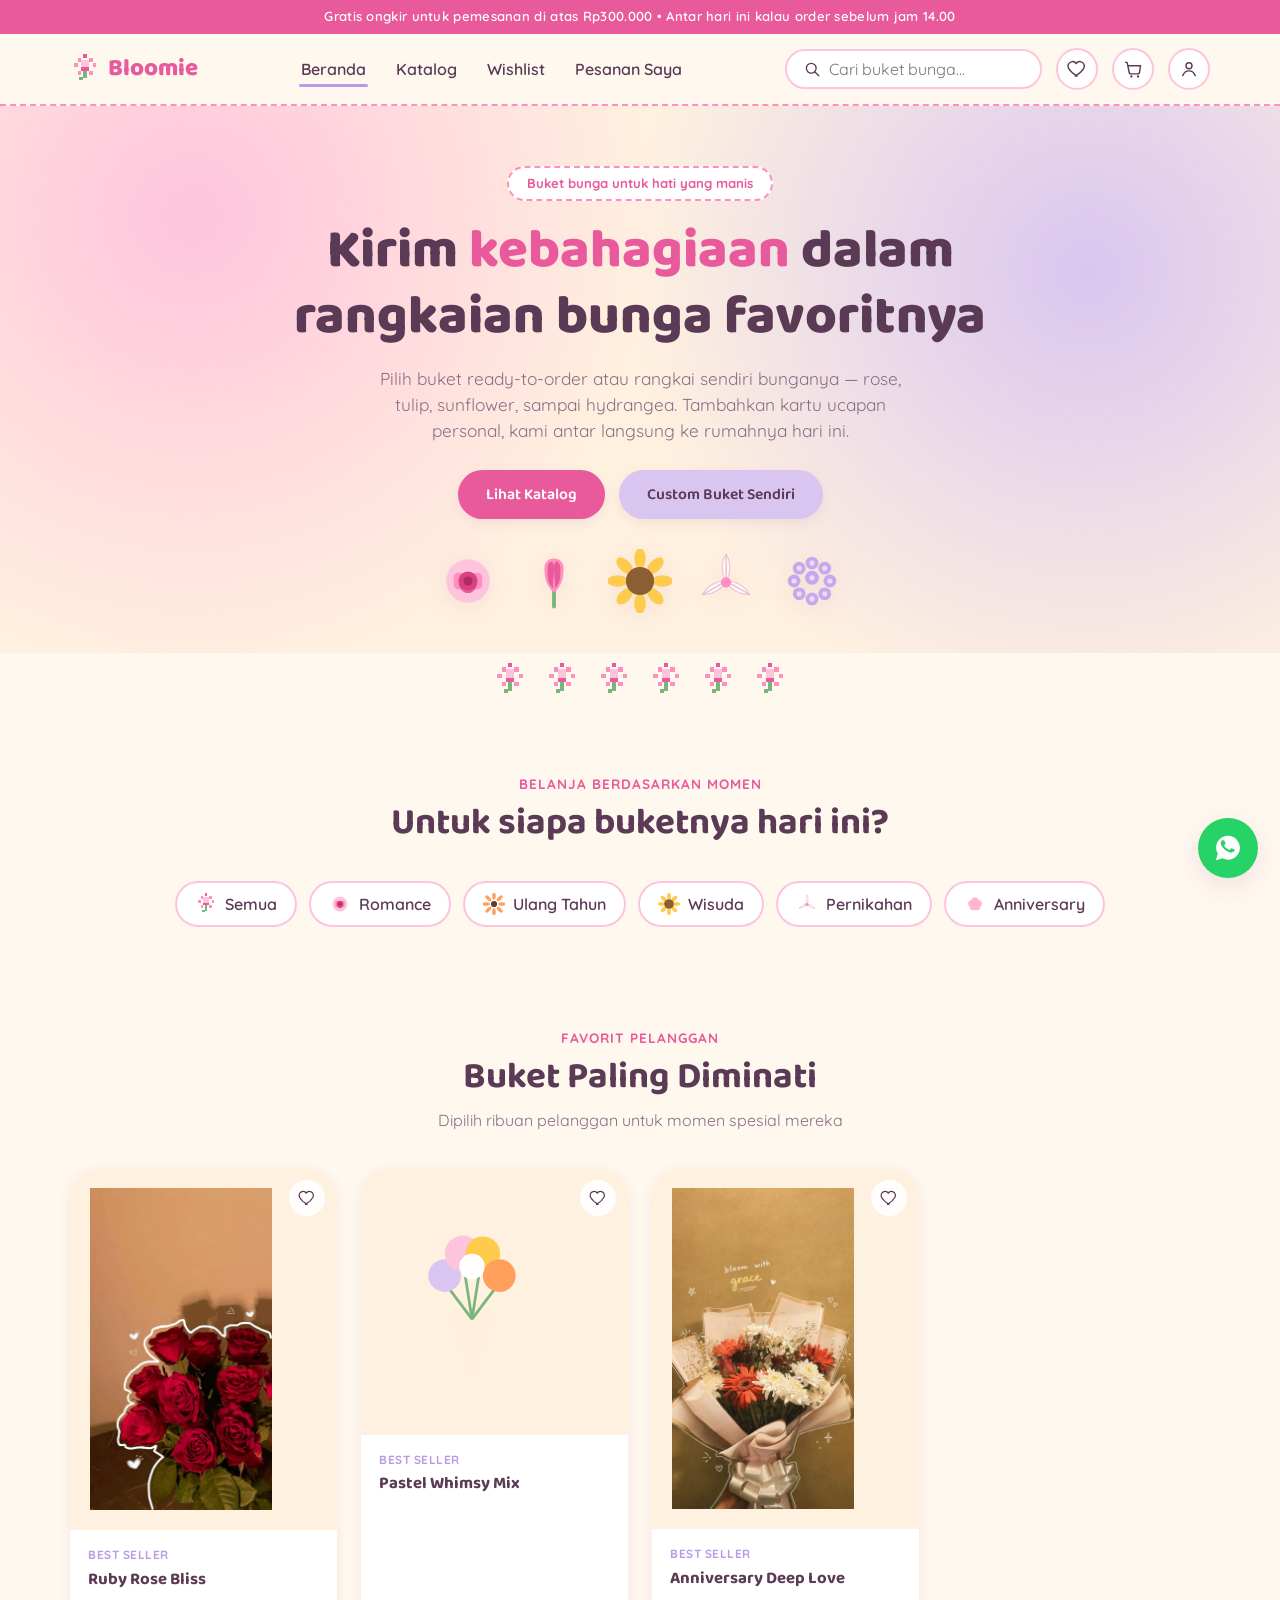
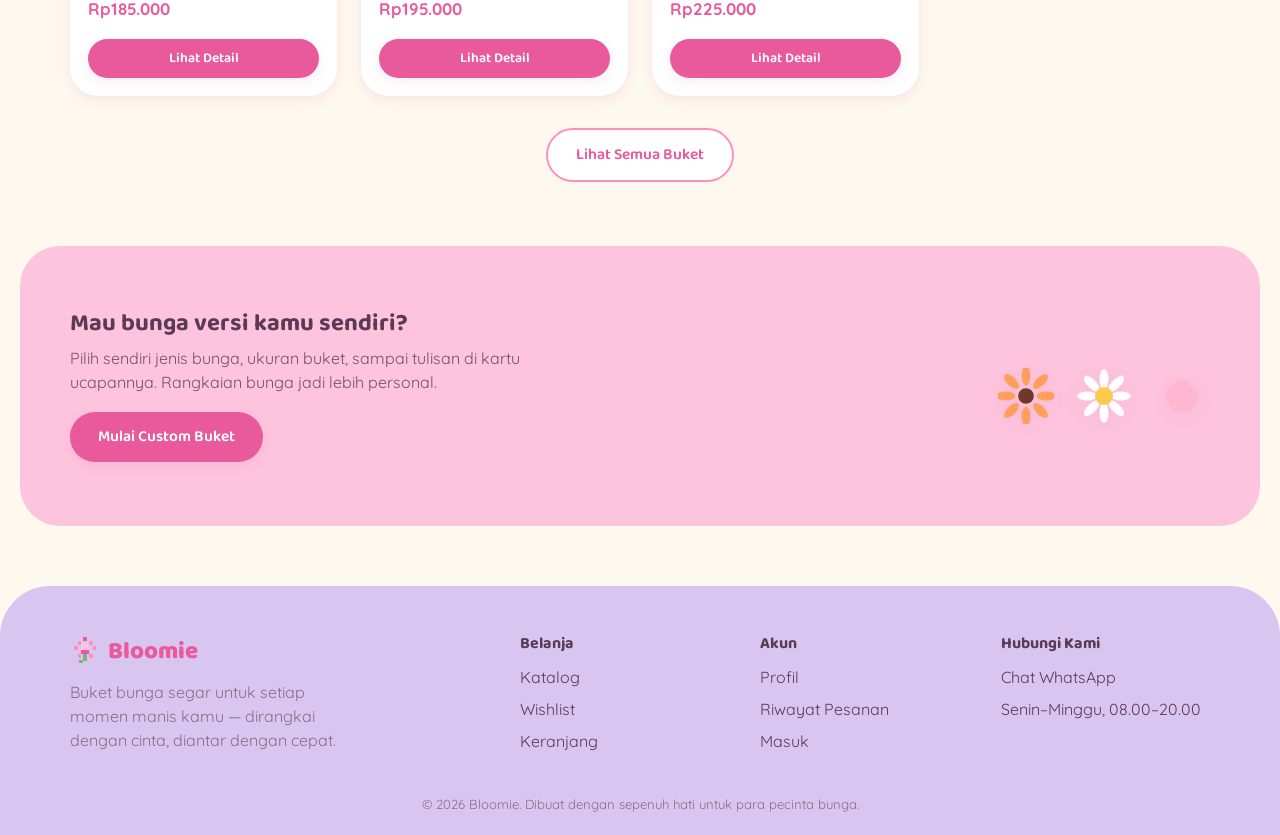
<file: index.html>
<!DOCTYPE html>
<html lang="id">
<head>
<meta charset="UTF-8">
<meta name="viewport" content="width=device-width, initial-scale=1.0">
<title>Bloomie — Buket Bunga Segar untuk Setiap Momen</title>
<meta name="description" content="Toko buket bunga online: rose, tulip, sunflower, lily, dan lainnya. Bisa custom bunga & kartu ucapan, bayar via QRIS/VA, diantar langsung ke rumahmu.">
<link rel="stylesheet" href="style.css">
</head>
<body>

<div id="navbar-placeholder"></div>

<header class="hero">
  <div class="petals-holder" id="petalsHolder"></div>
  <span class="hero-eyebrow">Buket bunga untuk hati yang manis</span>
  <h1>Kirim <span>kebahagiaan</span> dalam rangkaian bunga favoritnya</h1>
  <p class="lead">Pilih buket ready-to-order atau rangkai sendiri bunganya — rose, tulip, sunflower, sampai hydrangea. Tambahkan kartu ucapan personal, kami antar langsung ke rumahnya hari ini.</p>
  <div class="hero-ctas">
    <a href="catalog.html" class="btn btn-primary">Lihat Katalog</a>
    <a href="catalog.html#custom" class="btn btn-secondary">Custom Buket Sendiri</a>
  </div>
  <div class="hero-flowers" aria-hidden="true">
    <img src="flower-rose.svg" alt="">
    <img src="flower-tulip.svg" alt="">
    <img src="flower-sunflower.svg" alt="">
    <img src="flower-lily.svg" alt="">
    <img src="flower-hydrangea.svg" alt="">
  </div>
</header>

<div class="pixel-strip" aria-hidden="true">
  <img class="pixel-flower" src="icon-pixel-flower.svg" alt="">
  <img class="pixel-flower" src="icon-pixel-flower.svg" alt="">
  <img class="pixel-flower" src="icon-pixel-flower.svg" alt="">
  <img class="pixel-flower" src="icon-pixel-flower.svg" alt="">
  <img class="pixel-flower" src="icon-pixel-flower.svg" alt="">
  <img class="pixel-flower" src="icon-pixel-flower.svg" alt="">
</div>

<section class="section">
  <div class="container">
    <div class="section-head">
      <span class="eyebrow">Belanja berdasarkan momen</span>
      <h2>Untuk siapa buketnya hari ini?</h2>
    </div>
    <div class="chip-row" id="categoryChips"></div>
  </div>
</section>

<section class="section" style="padding-top:0">
  <div class="container">
    <div class="section-head">
      <span class="eyebrow">Favorit pelanggan</span>
      <h2>Buket Paling Diminati</h2>
      <p>Dipilih ribuan pelanggan untuk momen spesial mereka</p>
    </div>
    <div class="grid" id="featuredGrid"></div>
    <div class="center" style="margin-top:32px">
      <a href="catalog.html" class="btn btn-outline">Lihat Semua Buket</a>
    </div>
  </div>
</section>

<section class="section" style="background:var(--pink); border-radius:40px; margin:0 20px;">
  <div class="container" style="display:flex; align-items:center; justify-content:space-between; gap:24px; flex-wrap:wrap;">
    <div style="max-width:480px">
      <h2>Mau bunga versi kamu sendiri?</h2>
      <p style="color:var(--ink);opacity:.85;margin-top:8px">Pilih sendiri jenis bunga, ukuran buket, sampai tulisan di kartu ucapannya. Rangkaian bunga jadi lebih personal.</p>
      <a href="catalog.html" class="btn btn-primary" style="margin-top:18px">Mulai Custom Buket</a>
    </div>
    <div class="hero-flowers" aria-hidden="true">
      <img src="flower-gerbera.svg" alt="" style="width:56px;height:56px">
      <img src="flower-daisy.svg" alt="" style="width:56px;height:56px">
      <img src="flower-anyelir.svg" alt="" style="width:56px;height:56px">
    </div>
  </div>
</section>

<div id="footer-placeholder"></div>

<script src="data.js"></script>
<script src="app.js"></script>
<script>
  renderChrome('home');
  initPetals(document.getElementById('petalsHolder'), 10);

  const chipsEl = document.getElementById('categoryChips');
  chipsEl.innerHTML = CATEGORIES.map(c => `
    <a href="catalog.html?cat=${c.id}" class="chip">
      <img src="${c.icon}" alt="">
      <span>${c.name}</span>
    </a>`).join('');

  const featured = PRODUCTS.filter(p => p.badge === 'Best Seller').slice(0,4);
  const featuredGrid = document.getElementById('featuredGrid');
  featuredGrid.innerHTML = featured.map(p => `
    <div class="card">
      <div class="card-media">
        <a href="product.html?id=${p.id}"><img src="${p.img}" alt="${p.name}"></a>
        <button class="wish-btn ${isWished(p.id)?'active':''}" data-id="${p.id}" aria-label="Wishlist">
          <img src="icon-heart-outline.svg" width="18" height="18" alt="">
        </button>
      </div>
      <div class="card-body">
        <span class="card-cat">${p.badge||''}</span>
        <a href="product.html?id=${p.id}"><h3 class="card-title">${p.name}</h3></a>
        <span class="card-price">${formatIDR(p.price)}</span>
      </div>
      <div class="card-foot">
        <a href="product.html?id=${p.id}" class="btn btn-primary btn-sm btn-block">Lihat Detail</a>
      </div>
    </div>`).join('');

  featuredGrid.querySelectorAll('.wish-btn').forEach(btn=>{
    btn.addEventListener('click', ()=>{
      const wished = toggleWishlist(btn.dataset.id);
      btn.classList.toggle('active', wished);
    });
  });
</script>
</body>
</html>
</file>
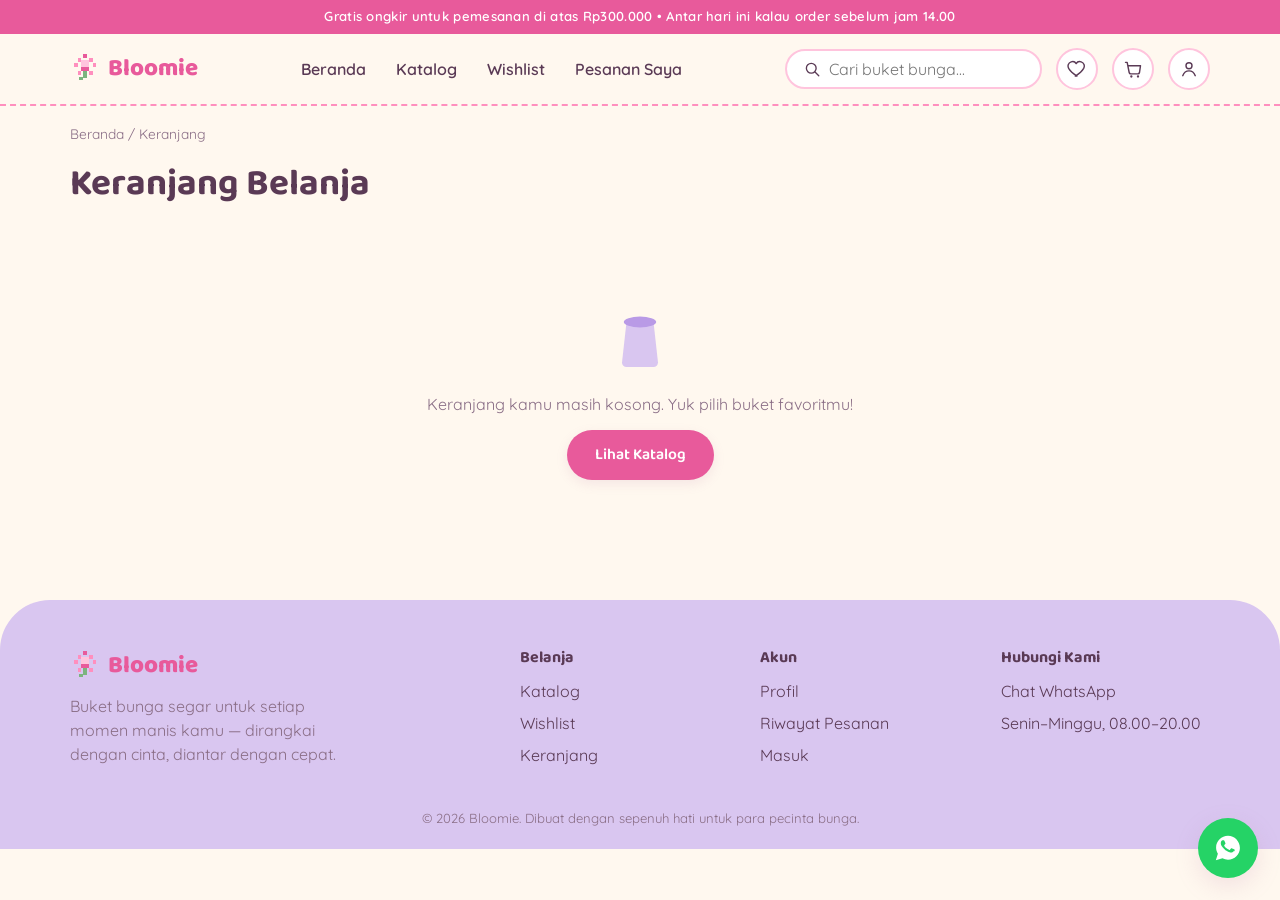
<file: cart.html>
<!DOCTYPE html>
<html lang="id">
<head>
<meta charset="UTF-8">
<meta name="viewport" content="width=device-width, initial-scale=1.0">
<title>Keranjang — Bloomie</title>
<link rel="stylesheet" href="style.css">
</head>
<body>

<div id="navbar-placeholder"></div>

<div class="container">
  <div class="breadcrumb"><a href="index.html">Beranda</a> / Keranjang</div>
  <div class="section-head" style="text-align:left;margin-bottom:20px">
    <h2>Keranjang Belanja</h2>
  </div>
</div>

<div class="container cart-layout" id="cartLayout">
  <div id="cartItemsCol"></div>
  <div class="summary-box">
    <h3 style="margin-bottom:16px">Ringkasan Belanja</h3>
    <div class="summary-row"><span>Subtotal</span><span id="sumSubtotal">Rp0</span></div>
    <div class="summary-row"><span>Ongkos Kirim</span><span id="sumShipping">Rp0</span></div>
    <div class="summary-row total"><span>Total</span><span id="sumTotal">Rp0</span></div>
    <a href="checkout.html" class="btn btn-primary btn-block" id="checkoutBtn" style="margin-top:16px">Lanjut ke Checkout</a>
    <a href="catalog.html" class="btn btn-ghost btn-block" style="margin-top:8px">Lanjut Belanja</a>
  </div>
</div>

<div class="empty-state hidden" id="cartEmpty">
  <img src="icon-empty-vase.svg" alt="">
  <p>Keranjang kamu masih kosong. Yuk pilih buket favoritmu!</p>
  <a href="catalog.html" class="btn btn-primary" style="margin-top:14px">Lihat Katalog</a>
</div>

<div id="footer-placeholder"></div>

<script src="data.js"></script>
<script src="app.js"></script>
<script>
  renderChrome('cart');
  const SHIPPING_FLAT = 15000;
  const FREE_SHIPPING_MIN = 300000;

  function describeSelections(item){
    return (item.flowerSelections||[]).filter(s=>s.qty>0).map(s=>{
      const f = getFlower(s.id); return f ? `${f.name} x${s.qty}` : '';
    }).filter(Boolean).join(', ');
  }

  function render(){
    const cart = getCart();
    const layout = document.getElementById('cartLayout');
    const empty = document.getElementById('cartEmpty');
    if(cart.length === 0){
      layout.classList.add('hidden');
      empty.classList.remove('hidden');
      return;
    }
    layout.classList.remove('hidden');
    empty.classList.add('hidden');

    const col = document.getElementById('cartItemsCol');
    col.innerHTML = cart.map(item => {
      const product = getProduct(item.productId);
      const size = SIZES.find(s=>s.id===item.sizeId);
      const unit = cartItemUnitPrice(item);
      return `
      <div class="cart-item">
        <img src="${product.img}" alt="${product.name}">
        <div class="cart-item-info">
          <div class="name">${product.name}</div>
          <div class="meta">Ukuran: ${size.label}${describeSelections(item) ? ' \u2022 ' + describeSelections(item) : ''}</div>
          ${item.cardMessage ? `<div class="meta">\u2709 "${item.cardMessage.length>60?item.cardMessage.slice(0,60)+'...':item.cardMessage}"</div>` : ''}
          <div class="qty-row" style="justify-content:flex-start">
            <button data-act="minus" data-id="${item.cartId}">-</button>
            <span>${item.qty}</span>
            <button data-act="plus" data-id="${item.cartId}">+</button>
          </div>
          <div style="font-weight:700;color:var(--pink-deep);margin-top:6px">${formatIDR(unit * item.qty)}</div>
        </div>
        <button class="cart-item-remove" data-act="remove" data-id="${item.cartId}" aria-label="Hapus">&times;</button>
      </div>`;
    }).join('');

    col.querySelectorAll('button[data-act]').forEach(btn=>{
      btn.addEventListener('click', ()=>{
        const id = btn.dataset.id;
        const item = getCart().find(i=>i.cartId===id);
        if(!item) return;
        if(btn.dataset.act === 'plus') updateCartItemQty(id, item.qty+1);
        if(btn.dataset.act === 'minus') updateCartItemQty(id, item.qty-1);
        if(btn.dataset.act === 'remove') removeFromCart(id);
        render();
      });
    });

    const subtotal = cartTotal();
    const shipping = subtotal >= FREE_SHIPPING_MIN || subtotal === 0 ? 0 : SHIPPING_FLAT;
    document.getElementById('sumSubtotal').textContent = formatIDR(subtotal);
    document.getElementById('sumShipping').textContent = shipping === 0 ? 'Gratis' : formatIDR(shipping);
    document.getElementById('sumTotal').textContent = formatIDR(subtotal + shipping);
  }
  render();
</script>
</body>
</html>
</file>
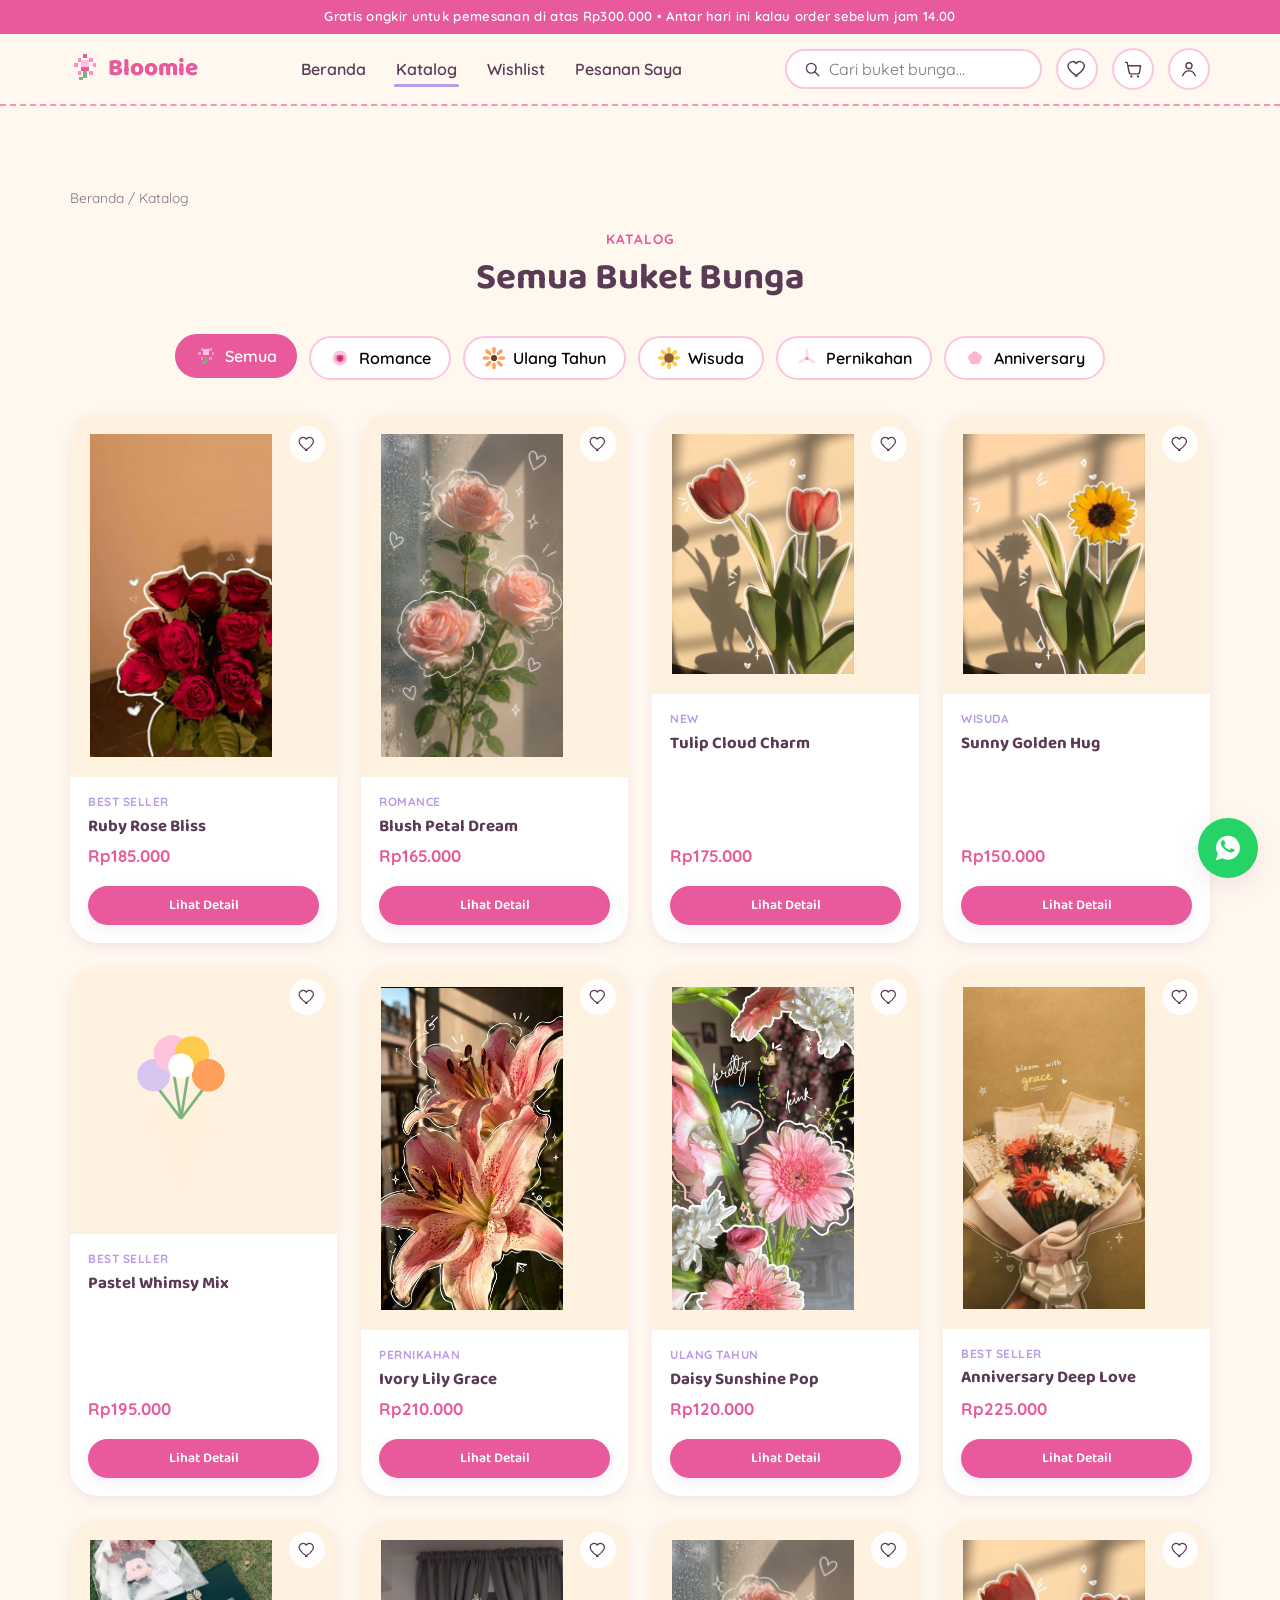
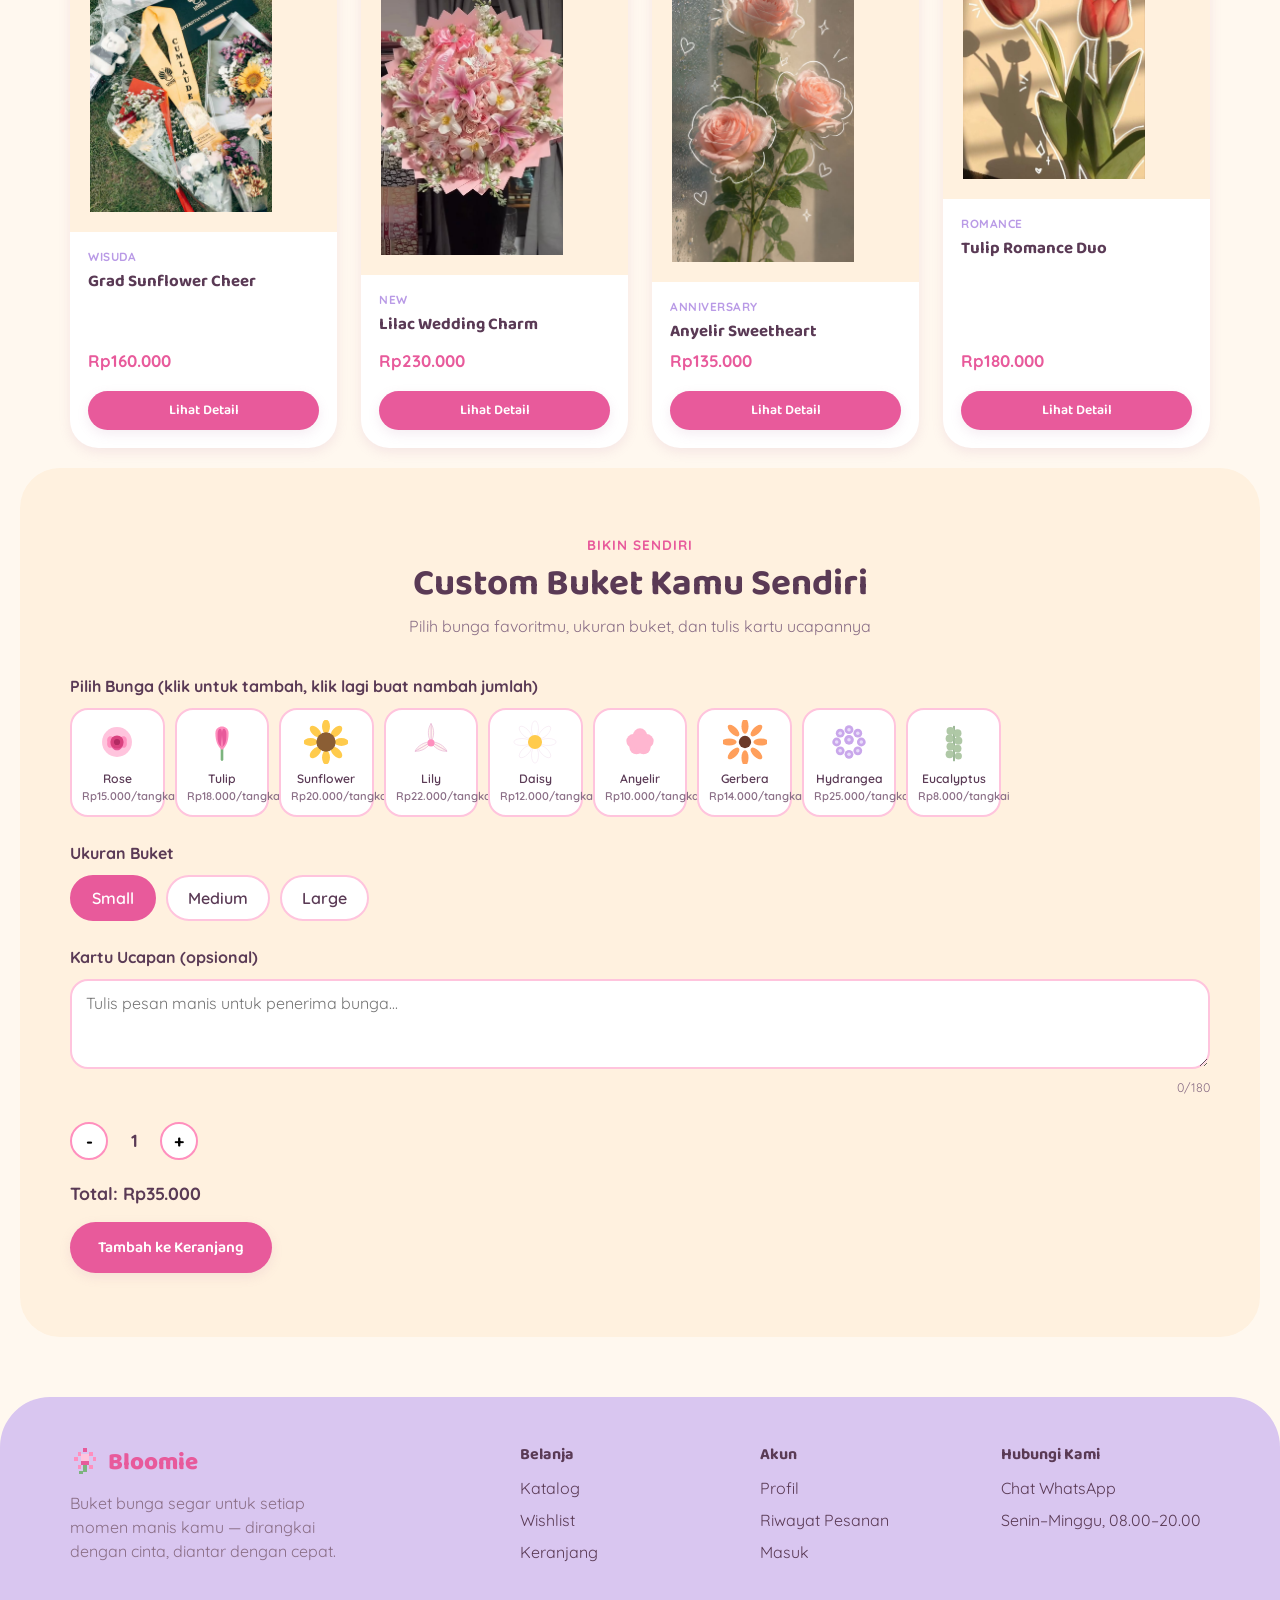
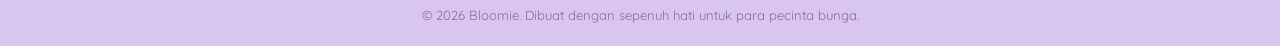
<file: catalog.html>
<!DOCTYPE html>
<html lang="id">
<head>
<meta charset="UTF-8">
<meta name="viewport" content="width=device-width, initial-scale=1.0">
<title>Katalog Buket — Bloomie</title>
<link rel="stylesheet" href="style.css">
</head>
<body>

<div id="navbar-placeholder"></div>

<section class="section" style="padding-bottom:20px">
  <div class="container">
    <div class="breadcrumb"><a href="index.html">Beranda</a> / Katalog</div>
    <div class="section-head">
      <span class="eyebrow">Katalog</span>
      <h2 id="pageTitle">Semua Buket Bunga</h2>
    </div>
    <div class="chip-row" id="categoryChips"></div>
    <div class="grid" id="productGrid"></div>
    <div class="empty-state hidden" id="emptyState">
      <img src="icon-empty-vase.svg" alt="">
      <p>Yah, buketnya nggak ketemu. Coba kata kunci lain ya.</p>
    </div>
  </div>
</section>

<section class="section" id="custom" style="background:var(--cream-soft); border-radius:40px; margin:0 20px 40px;">
  <div class="container">
    <div class="section-head">
      <span class="eyebrow">Bikin Sendiri</span>
      <h2>Custom Buket Kamu Sendiri</h2>
      <p>Pilih bunga favoritmu, ukuran buket, dan tulis kartu ucapannya</p>
    </div>

    <div class="option-block">
      <label>Pilih Bunga (klik untuk tambah, klik lagi buat nambah jumlah)</label>
      <div class="flower-picker" id="customFlowerPicker"></div>
    </div>

    <div class="option-block">
      <label>Ukuran Buket</label>
      <div class="size-row" id="customSizeRow"></div>
    </div>

    <div class="option-block">
      <label for="customCardMsg">Kartu Ucapan (opsional)</label>
      <textarea id="customCardMsg" class="card-note" maxlength="180" placeholder="Tulis pesan manis untuk penerima bunga..."></textarea>
      <div class="char-count"><span id="customCharCount">0</span>/180</div>
    </div>

    <div class="qty-stepper">
      <button type="button" id="customQtyMinus">-</button>
      <span id="customQtyVal">1</span>
      <button type="button" id="customQtyPlus">+</button>
    </div>

    <p class="product-total">Total: <span id="customTotal">Rp35.000</span></p>
    <button class="btn btn-primary" id="customAddBtn">Tambah ke Keranjang</button>
  </div>
</section>

<div id="footer-placeholder"></div>

<script src="data.js"></script>
<script src="app.js"></script>
<script>
  renderChrome('catalog');

  const params = new URLSearchParams(location.search);
  let activeCat = params.get('cat') || 'all';
  let query = params.get('q') || '';

  const chipsEl = document.getElementById('categoryChips');
  function renderChips(){
    chipsEl.innerHTML = CATEGORIES.map(c => `
      <button class="chip ${c.id===activeCat?'active':''}" data-cat="${c.id}">
        <img src="${c.icon}" alt=""><span>${c.name}</span>
      </button>`).join('');
    chipsEl.querySelectorAll('.chip').forEach(btn=>{
      btn.addEventListener('click', ()=>{
        activeCat = btn.dataset.cat;
        renderChips();
        renderGrid();
      });
    });
  }

  const grid = document.getElementById('productGrid');
  const emptyState = document.getElementById('emptyState');
  const pageTitle = document.getElementById('pageTitle');

  function renderGrid(){
    let list = PRODUCTS.slice();
    if(activeCat !== 'all') list = list.filter(p => p.category === activeCat);
    if(query) {
      const q = query.toLowerCase();
      list = list.filter(p => p.name.toLowerCase().includes(q) || p.desc.toLowerCase().includes(q));
      pageTitle.textContent = `Hasil pencarian "${query}"`;
    } else {
      pageTitle.textContent = activeCat === 'all' ? 'Semua Buket Bunga' : (CATEGORIES.find(c=>c.id===activeCat)||{}).name;
    }

    emptyState.classList.toggle('hidden', list.length > 0);
    grid.innerHTML = list.map(p => `
      <div class="card">
        <div class="card-media">
          <a href="product.html?id=${p.id}"><img src="${p.img}" alt="${p.name}"></a>
          <button class="wish-btn ${isWished(p.id)?'active':''}" data-id="${p.id}" aria-label="Wishlist">
            <img src="icon-heart-outline.svg" width="18" height="18" alt="">
          </button>
        </div>
        <div class="card-body">
          <span class="card-cat">${p.badge || (CATEGORIES.find(c=>c.id===p.category)||{}).name || ''}</span>
          <a href="product.html?id=${p.id}"><h3 class="card-title">${p.name}</h3></a>
          <span class="card-price">${formatIDR(p.price)}</span>
        </div>
        <div class="card-foot">
          <a href="product.html?id=${p.id}" class="btn btn-primary btn-sm btn-block">Lihat Detail</a>
        </div>
      </div>`).join('');

    grid.querySelectorAll('.wish-btn').forEach(btn=>{
      btn.addEventListener('click', ()=>{
        const wished = toggleWishlist(btn.dataset.id);
        btn.classList.toggle('active', wished);
      });
    });
  }

  renderChips();
  renderGrid();

  /* ---------- Custom bouquet builder ---------- */
  const picker = document.getElementById('customFlowerPicker');
  const selections = {}; // id -> qty
  function renderPicker(){
    picker.innerHTML = FLOWERS.map(f => `
      <div class="flower-option ${selections[f.id]?'selected':''}" data-id="${f.id}">
        <span class="qty-badge">${selections[f.id]||0}</span>
        <img src="${f.img}" alt="${f.name}">
        <span>${f.name}</span>
        <span style="font-size:0.7rem;color:var(--ink-soft)">${formatIDR(f.pricePerStem)}/tangkai</span>
      </div>`).join('');
    picker.querySelectorAll('.flower-option').forEach(el=>{
      el.addEventListener('click', ()=>{
        const id = el.dataset.id;
        selections[id] = (selections[id]||0) + 1;
        renderPicker();
        updateCustomTotal();
      });
    });
  }
  renderPicker();

  const sizeRow = document.getElementById('customSizeRow');
  let selectedSize = 'small';
  sizeRow.innerHTML = SIZES.map(s => `<div class="size-pill ${s.id==='small'?'selected':''}" data-id="${s.id}">${s.label}</div>`).join('');
  sizeRow.querySelectorAll('.size-pill').forEach(el=>{
    el.addEventListener('click', ()=>{
      selectedSize = el.dataset.id;
      sizeRow.querySelectorAll('.size-pill').forEach(p=>p.classList.remove('selected'));
      el.classList.add('selected');
      updateCustomTotal();
    });
  });

  const cardMsg = document.getElementById('customCardMsg');
  const charCount = document.getElementById('customCharCount');
  cardMsg.addEventListener('input', ()=> charCount.textContent = cardMsg.value.length);

  let customQty = 1;
  const qtyVal = document.getElementById('customQtyVal');
  document.getElementById('customQtyMinus').addEventListener('click', ()=>{
    customQty = Math.max(1, customQty-1); qtyVal.textContent = customQty; updateCustomTotal();
  });
  document.getElementById('customQtyPlus').addEventListener('click', ()=>{
    customQty += 1; qtyVal.textContent = customQty; updateCustomTotal();
  });

  function updateCustomTotal(){
    const size = SIZES.find(s=>s.id===selectedSize);
    let flowersCost = 0;
    Object.entries(selections).forEach(([id,qty])=>{
      const f = getFlower(id); if(f) flowersCost += f.pricePerStem * qty;
    });
    const base = CUSTOM_PRODUCT.price;
    const unit = Math.round((base + flowersCost) * size.multiplier);
    document.getElementById('customTotal').textContent = formatIDR(unit * customQty);
  }
  updateCustomTotal();

  document.getElementById('customAddBtn').addEventListener('click', ()=>{
    const flowerSelections = Object.entries(selections).map(([id,qty])=>({id,qty}));
    if(flowerSelections.length === 0){
      toast('Pilih minimal 1 jenis bunga dulu ya');
      return;
    }
    addToCart({
      productId:'custom',
      sizeId:selectedSize,
      flowerSelections,
      cardMessage:cardMsg.value.trim(),
      qty:customQty
    });
    // reset
    for(const k in selections) delete selections[k];
    renderPicker();
    customQty = 1; qtyVal.textContent = 1;
    cardMsg.value=''; charCount.textContent = 0;
    updateCustomTotal();
  });
</script>
</body>
</html>
</file>
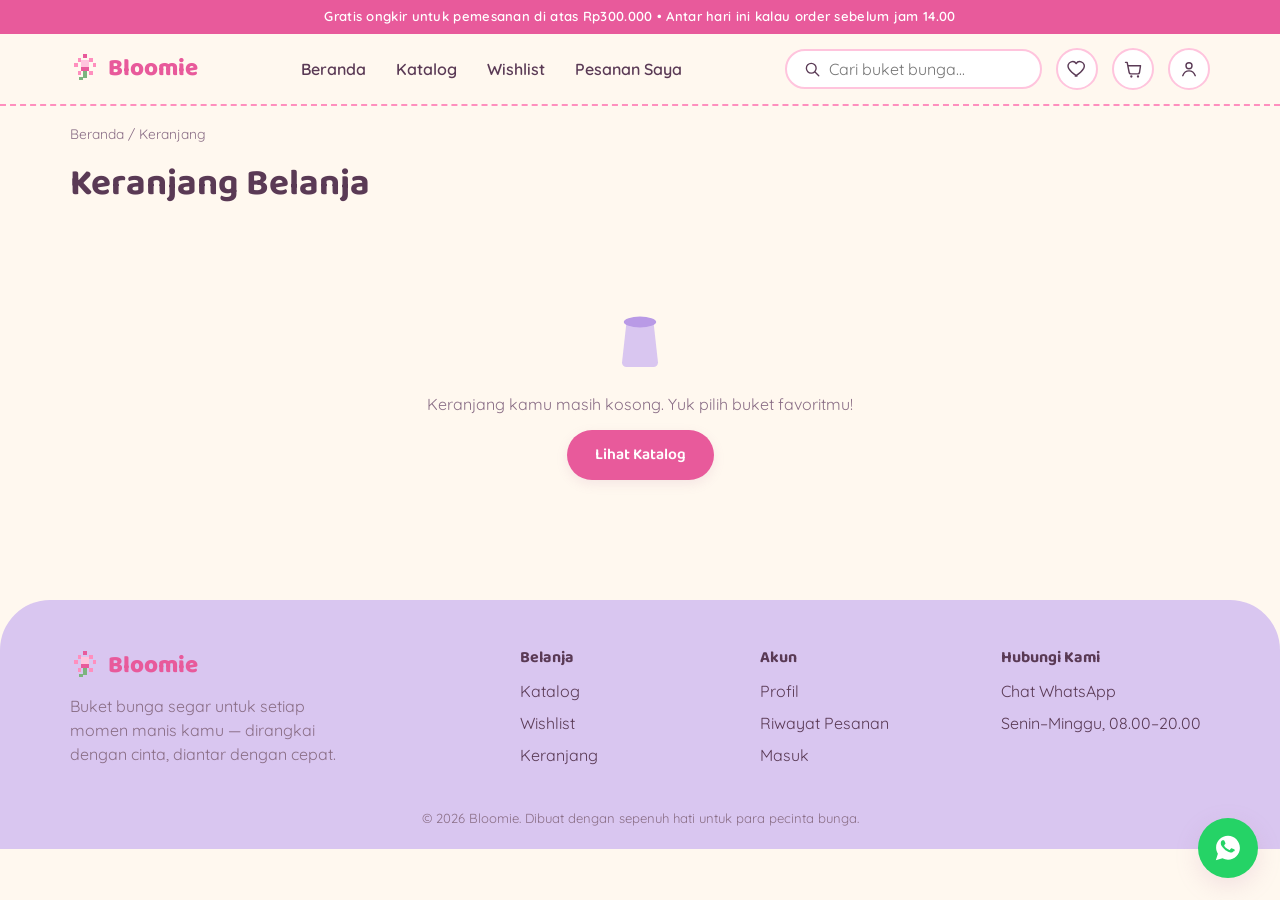
<file: checkout.html>
<!DOCTYPE html>
<html lang="id">
<head>
<meta charset="UTF-8">
<meta name="viewport" content="width=device-width, initial-scale=1.0">
<title>Checkout — Bloomie</title>
<link rel="stylesheet" href="style.css">
</head>
<body>

<div id="navbar-placeholder"></div>

<div class="container">
  <div class="breadcrumb"><a href="index.html">Beranda</a> / <a href="cart.html">Keranjang</a> / Checkout</div>
  <div class="section-head" style="text-align:left;margin-bottom:20px"><h2>Checkout</h2></div>
</div>

<div class="container cart-layout">
  <div>
    <div class="form-card" style="margin:0 0 24px">
      <h2 style="text-align:left">Alamat Pengiriman</h2>
      <p class="sub" style="text-align:left">Pastikan alamatnya benar biar bunganya sampai tepat waktu</p>
      <div class="field"><label>Nama Penerima</label><input type="text" id="addrRecipient"></div>
      <div class="field"><label>No. HP Penerima</label><input type="tel" id="addrPhone"></div>
      <div class="field"><label>Alamat Lengkap</label><textarea id="addrFull" rows="3"></textarea></div>
      <div class="field"><label>Kota</label><input type="text" id="addrCity"></div>
      <div class="field"><label>Kode Pos</label><input type="text" id="addrPostal"></div>
      <div class="field"><label>Catatan untuk kurir (opsional)</label><input type="text" id="addrNotes" placeholder="Patokan rumah, dsb."></div>
    </div>

    <div class="form-card" style="margin:0">
      <h2 style="text-align:left">Metode Pembayaran</h2>
      <p class="sub" style="text-align:left">Pilih salah satu</p>
      <div class="pay-methods" id="payMethods"></div>
      <div class="va-box hidden" id="vaBox">
        <div id="vaBankName" style="font-weight:700"></div>
        <div class="va-code" id="vaCode"></div>
        <button class="btn btn-outline btn-sm copy-btn" id="copyVaBtn">Salin Nomor VA</button>
        <p style="font-size:0.8rem;color:var(--ink-soft);margin-top:10px">Transfer sesuai nominal total belanja ke nomor Virtual Account di atas melalui ATM/mobile banking.</p>
      </div>
      <div class="va-box hidden" id="qrisBox">
        <img src="icon-qris-mock.svg" alt="QRIS" style="width:140px;margin:0 auto 10px">
        <p style="font-size:0.8rem;color:var(--ink-soft)">Scan QRIS ini dengan aplikasi e-wallet atau mobile banking kamu.</p>
      </div>
    </div>
  </div>

  <div class="summary-box">
    <h3 style="margin-bottom:16px">Ringkasan Pesanan</h3>
    <div id="checkoutItemsMini" style="margin-bottom:14px"></div>
    <div class="summary-row"><span>Subtotal</span><span id="coSubtotal">Rp0</span></div>
    <div class="summary-row"><span>Ongkos Kirim</span><span id="coShipping">Rp0</span></div>
    <div class="summary-row total"><span>Total</span><span id="coTotal">Rp0</span></div>
    <button class="btn btn-primary btn-block" id="placeOrderBtn" style="margin-top:16px">Buat Pesanan</button>
  </div>
</div>

<div id="footer-placeholder"></div>

<script src="data.js"></script>
<script src="app.js"></script>
<script>
  renderChrome('cart');
  if(!requireAuth()) { /* redirected to login */ }

  const SHIPPING_FLAT = 15000;
  const FREE_SHIPPING_MIN = 300000;

  const cart = getCart();
  if(cart.length === 0){
    location.href = 'cart.html';
  }

  // prefill address
  const user = getCurrentUser();
  if(user){
    document.getElementById('addrRecipient').value = user.address.recipient || user.name || '';
    document.getElementById('addrPhone').value = user.address.phone || user.phone || '';
    document.getElementById('addrFull').value = user.address.full || '';
    document.getElementById('addrCity').value = user.address.city || '';
    document.getElementById('addrPostal').value = user.address.postal || '';
    document.getElementById('addrNotes').value = user.address.notes || '';
  }

  const miniEl = document.getElementById('checkoutItemsMini');
  miniEl.innerHTML = cart.map(item=>{
    const product = getProduct(item.productId);
    return `<div class="flex" style="justify-content:space-between;font-size:0.86rem;margin-bottom:6px">
      <span>${product.name} x${item.qty}</span><span>${formatIDR(cartItemUnitPrice(item)*item.qty)}</span>
    </div>`;
  }).join('');

  const subtotal = cartTotal();
  const shipping = subtotal >= FREE_SHIPPING_MIN ? 0 : SHIPPING_FLAT;
  document.getElementById('coSubtotal').textContent = formatIDR(subtotal);
  document.getElementById('coShipping').textContent = shipping === 0 ? 'Gratis' : formatIDR(shipping);
  document.getElementById('coTotal').textContent = formatIDR(subtotal + shipping);

  const PAY_OPTIONS = [
    { id:'qris', name:'QRIS', desc:'Bayar pakai e-wallet atau mobile banking apa saja', abbr:'QR' },
    { id:'va_bri', name:'Virtual Account BRI', desc:'Transfer via ATM/BRImo', abbr:'BRI' },
    { id:'va_mandiri', name:'Virtual Account Mandiri', desc:'Transfer via ATM/Livin\u2019', abbr:'MDR' },
    { id:'va_bni', name:'Virtual Account BNI', desc:'Transfer via ATM/BNI Mobile', abbr:'BNI' },
  ];
  let selectedPay = null;
  const payMethodsEl = document.getElementById('payMethods');
  payMethodsEl.innerHTML = PAY_OPTIONS.map(o => `
    <div class="pay-method" data-id="${o.id}">
      <div class="pm-icon">${o.abbr}</div>
      <div><div class="pm-name">${o.name}</div><div class="pm-desc">${o.desc}</div></div>
    </div>`).join('');

  const vaBox = document.getElementById('vaBox');
  const qrisBox = document.getElementById('qrisBox');
  payMethodsEl.querySelectorAll('.pay-method').forEach(el=>{
    el.addEventListener('click', ()=>{
      selectedPay = el.dataset.id;
      payMethodsEl.querySelectorAll('.pay-method').forEach(p=>p.classList.remove('selected'));
      el.classList.add('selected');
      vaBox.classList.add('hidden');
      qrisBox.classList.add('hidden');
      if(selectedPay === 'qris'){
        qrisBox.classList.remove('hidden');
      } else {
        const bankId = selectedPay.replace('va_','');
        const bank = BANKS[bankId];
        document.getElementById('vaBankName').textContent = 'Virtual Account ' + bank.name;
        document.getElementById('vaCode').textContent = generateVaNumber(bankId);
        vaBox.classList.remove('hidden');
      }
    });
  });

  document.getElementById('copyVaBtn').addEventListener('click', ()=>{
    const code = document.getElementById('vaCode').textContent;
    navigator.clipboard.writeText(code).then(()=> toast('Nomor VA disalin \u2713'));
  });

  document.getElementById('placeOrderBtn').addEventListener('click', ()=>{
    const recipient = document.getElementById('addrRecipient').value.trim();
    const phone = document.getElementById('addrPhone').value.trim();
    const full = document.getElementById('addrFull').value.trim();
    const city = document.getElementById('addrCity').value.trim();
    const postal = document.getElementById('addrPostal').value.trim();
    const notes = document.getElementById('addrNotes').value.trim();

    if(!recipient || !phone || !full || !city){
      toast('Lengkapi alamat pengiriman dulu ya');
      return;
    }
    if(!selectedPay){
      toast('Pilih metode pembayaran dulu ya');
      return;
    }

    const address = { recipient, phone, full, city, postal, notes };
    updateAddress(address);

    const payment = { method:selectedPay,
      vaNumber: selectedPay !== 'qris' ? document.getElementById('vaCode').textContent : null,
      bank: selectedPay !== 'qris' ? BANKS[selectedPay.replace('va_','')].name : null
    };

    const order = placeOrder({
      items: cart.map(item=>({
        productId:item.productId, productName:getProduct(item.productId).name,
        sizeId:item.sizeId, flowerSelections:item.flowerSelections, cardMessage:item.cardMessage,
        qty:item.qty, unitPrice:cartItemUnitPrice(item)
      })),
      address, payment, total: subtotal + shipping
    });

    location.href = 'order-success.html?id=' + order.id;
  });
</script>
</body>
</html>
</file>
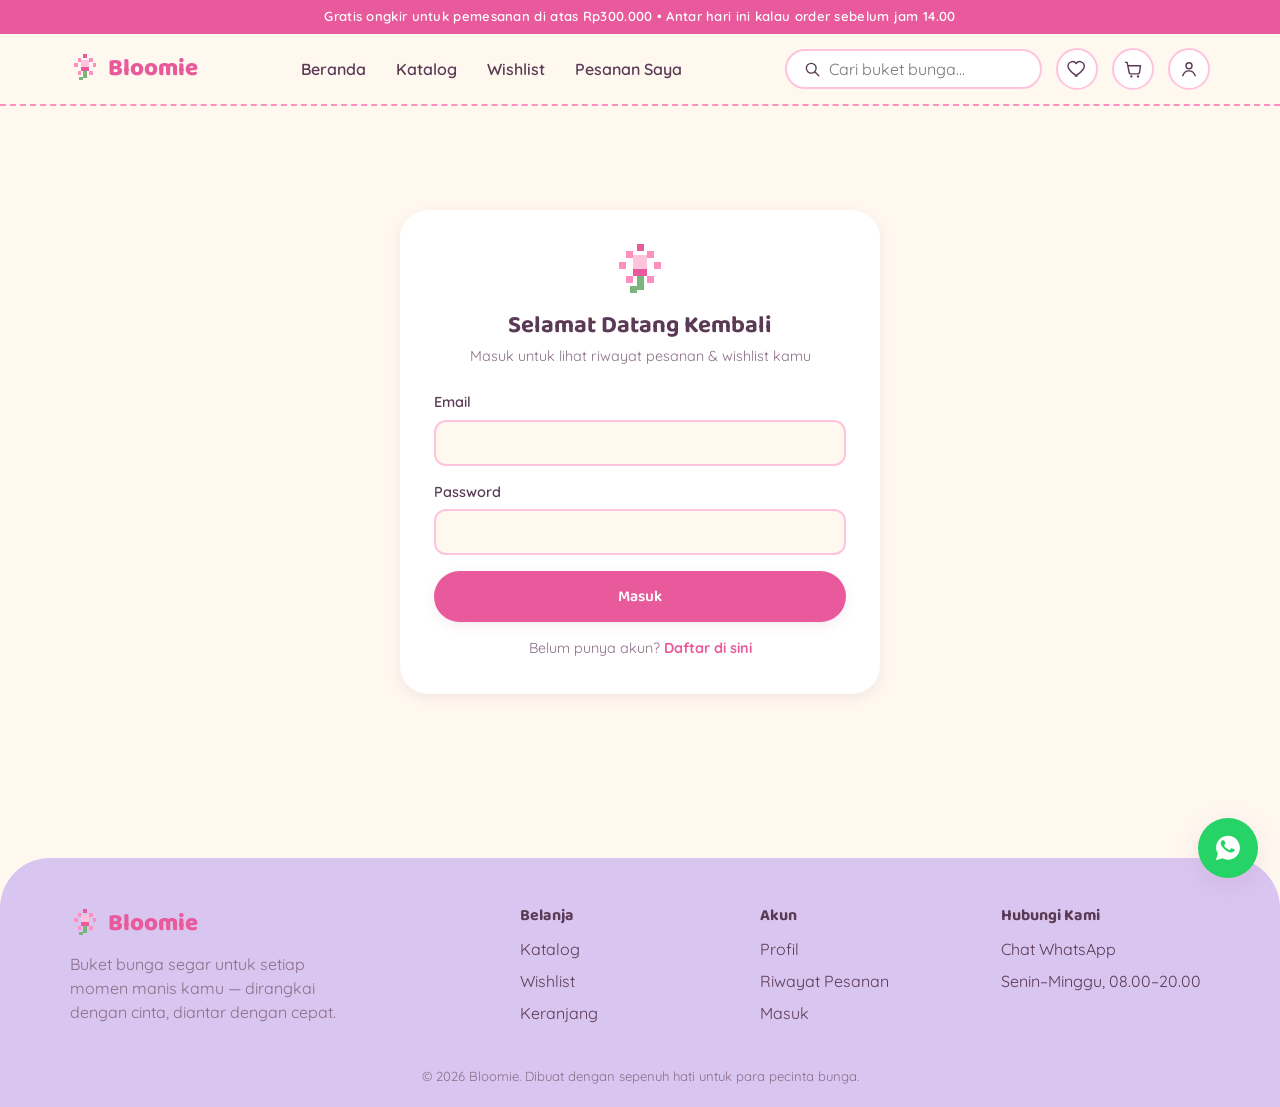
<file: login.html>
<!DOCTYPE html>
<html lang="id">
<head>
<meta charset="UTF-8">
<meta name="viewport" content="width=device-width, initial-scale=1.0">
<title>Masuk — Bloomie</title>
<link rel="stylesheet" href="style.css">
</head>
<body>

<div id="navbar-placeholder"></div>

<section class="section">
  <div class="form-card">
    <img src="icon-pixel-flower.svg" alt="" style="width:56px;margin:0 auto 12px">
    <h2>Selamat Datang Kembali</h2>
    <p class="sub">Masuk untuk lihat riwayat pesanan & wishlist kamu</p>
    <div class="form-error" id="formError"></div>
    <form id="loginForm">
      <div class="field"><label>Email</label><input type="email" id="loginEmail" required></div>
      <div class="field"><label>Password</label><input type="password" id="loginPassword" required></div>
      <button type="submit" class="btn btn-primary btn-block">Masuk</button>
    </form>
    <p class="form-foot">Belum punya akun? <a href="register.html">Daftar di sini</a></p>
  </div>
</section>

<div id="footer-placeholder"></div>

<script src="data.js"></script>
<script src="app.js"></script>
<script>
  renderChrome('');
  document.getElementById('loginForm').addEventListener('submit', e=>{
    e.preventDefault();
    const email = document.getElementById('loginEmail').value.trim().toLowerCase();
    const password = document.getElementById('loginPassword').value;
    const res = loginUser(email, password);
    const errEl = document.getElementById('formError');
    if(!res.ok){
      errEl.textContent = res.msg;
      errEl.style.display = 'block';
      return;
    }
    const redirect = sessionStorage.getItem('bloomie_redirect_after_login');
    sessionStorage.removeItem('bloomie_redirect_after_login');
    toast('Berhasil masuk \u2713');
    location.href = redirect || 'profile.html';
  });
</script>
</body>
</html>
</file>
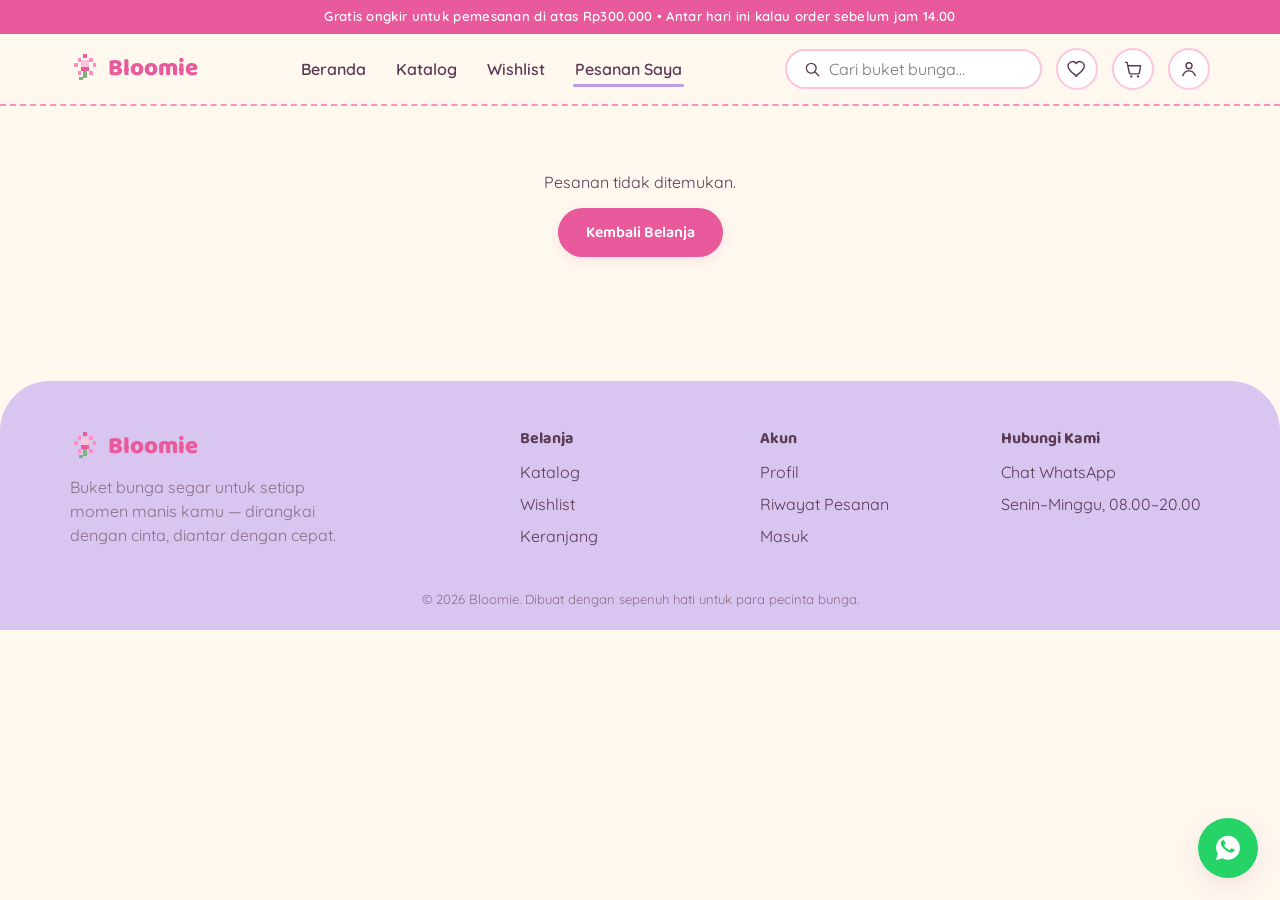
<file: order-success.html>
<!DOCTYPE html>
<html lang="id">
<head>
<meta charset="UTF-8">
<meta name="viewport" content="width=device-width, initial-scale=1.0">
<title>Pesanan Berhasil — Bloomie</title>
<link rel="stylesheet" href="style.css">
</head>
<body>

<div id="navbar-placeholder"></div>

<section class="section center">
  <div class="container" style="max-width:560px">
    <img src="icon-pixel-flower.svg" alt="" style="width:80px;margin:0 auto 18px;animation:bloom-bounce 2s ease-in-out infinite">
    <h1>Yeay, pesanan kamu berhasil dibuat! \u{1F338}</h1>
    <p style="color:var(--ink-soft);margin:14px 0">Nomor pesanan kamu: <strong id="orderId"></strong>. Kami akan segera menyiapkan buketnya begitu pembayaran dikonfirmasi.</p>
    <div class="summary-box" style="text-align:left;margin:24px 0">
      <div class="summary-row"><span>Total Pembayaran</span><span id="orderTotal"></span></div>
      <div class="summary-row"><span>Metode</span><span id="orderMethod"></span></div>
      <div class="summary-row"><span>Status</span><span class="order-status pending">Menunggu Pembayaran</span></div>
    </div>
    <div class="hero-ctas">
      <a href="orders.html" class="btn btn-primary">Lihat Riwayat Pesanan</a>
      <a href="catalog.html" class="btn btn-secondary">Lanjut Belanja</a>
    </div>
    <p style="margin-top:20px;font-size:0.9rem;color:var(--ink-soft)">Ada pertanyaan? <a href="#" id="waConfirmLink" style="color:var(--pink-deep);font-weight:700">Chat kami di WhatsApp</a></p>
  </div>
</section>

<div id="footer-placeholder"></div>

<script src="data.js"></script>
<script src="app.js"></script>
<script>
  renderChrome('orders');
  const params = new URLSearchParams(location.search);
  const orderId = params.get('id');
  const order = getOrders().find(o => o.id === orderId);
  if(order){
    document.getElementById('orderId').textContent = order.id;
    document.getElementById('orderTotal').textContent = formatIDR(order.total);
    document.getElementById('orderMethod').textContent = order.payment.method === 'qris' ? 'QRIS' : ('VA ' + order.payment.bank);
    const waMsg = `Halo Bloomie! Saya sudah order dengan nomor ${order.id}, mau konfirmasi pembayaran.`;
    document.getElementById('waConfirmLink').href = `https://wa.me/${WA_NUMBER}?text=${encodeURIComponent(waMsg)}`;
  } else {
    document.querySelector('.section').innerHTML = '<div class="container center"><p>Pesanan tidak ditemukan.</p><a href="catalog.html" class="btn btn-primary" style="margin-top:14px">Kembali Belanja</a></div>';
  }
</script>
</body>
</html>
</file>
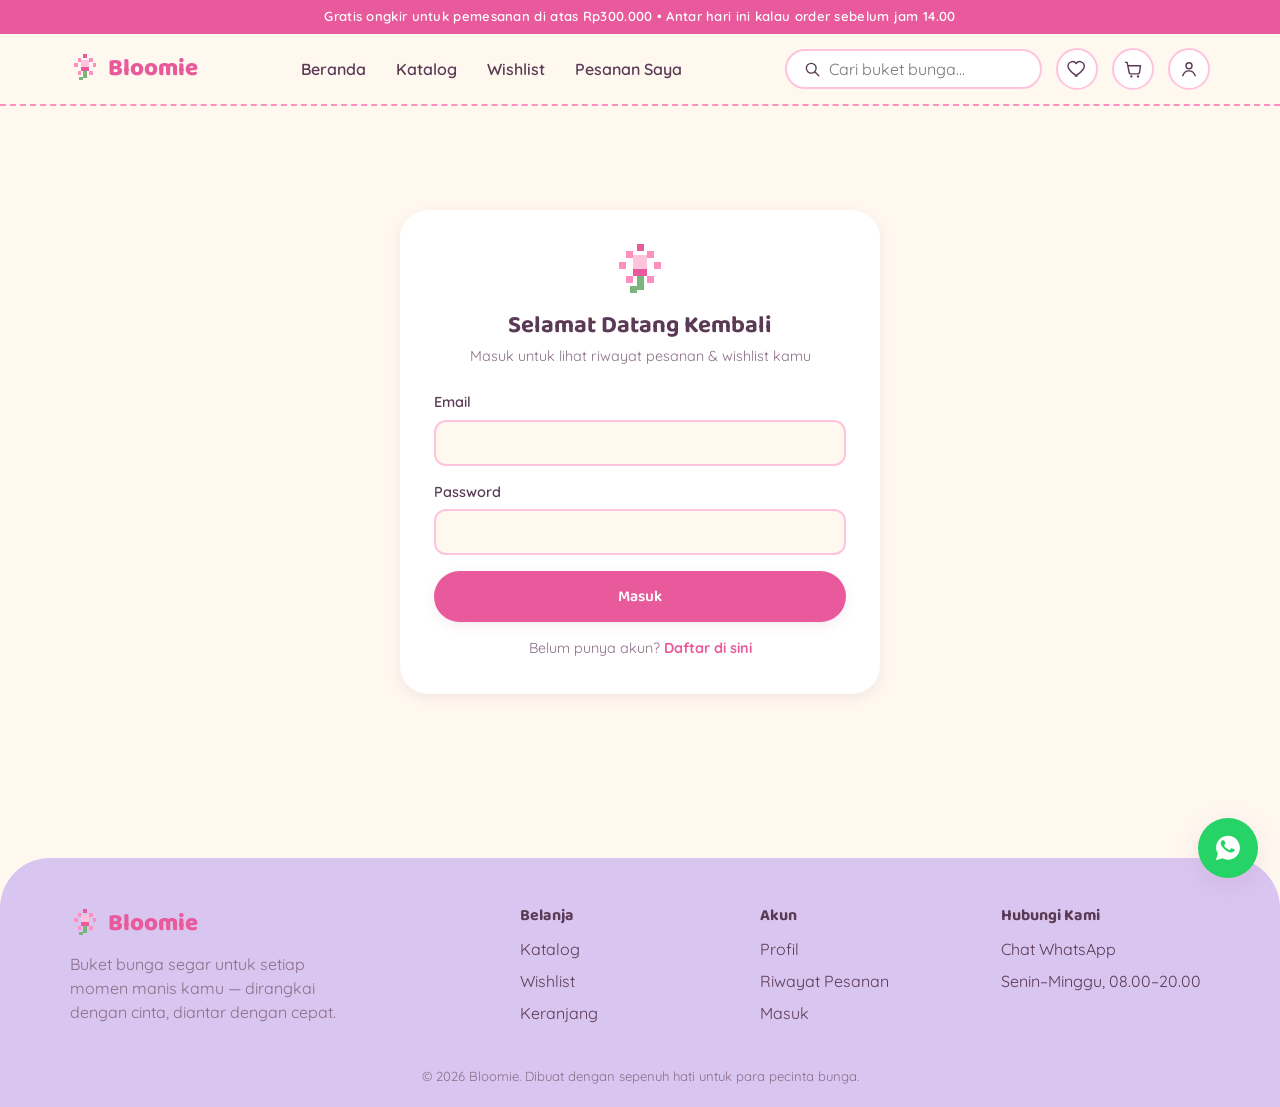
<file: orders.html>
<!DOCTYPE html>
<html lang="id">
<head>
<meta charset="UTF-8">
<meta name="viewport" content="width=device-width, initial-scale=1.0">
<title>Riwayat Pesanan — Bloomie</title>
<link rel="stylesheet" href="style.css">
</head>
<body>

<div id="navbar-placeholder"></div>

<section class="section">
  <div class="container">
    <div class="breadcrumb"><a href="index.html">Beranda</a> / Riwayat Pesanan</div>
    <div class="section-head" style="text-align:left"><h2>Riwayat Pesanan</h2></div>
    <div id="ordersList"></div>
    <div class="empty-state hidden" id="ordersEmpty">
      <img src="icon-empty-vase.svg" alt="">
      <p>Belum ada pesanan nih. Yuk kirim bunga pertamamu!</p>
      <a href="catalog.html" class="btn btn-primary" style="margin-top:14px">Lihat Katalog</a>
    </div>
  </div>
</section>

<div id="footer-placeholder"></div>

<script src="data.js"></script>
<script src="app.js"></script>
<script>
  renderChrome('orders');
  if(!requireAuth()) { /* redirected */ }

  const orders = getMyOrders();
  const listEl = document.getElementById('ordersList');
  const emptyEl = document.getElementById('ordersEmpty');

  if(orders.length === 0){
    emptyEl.classList.remove('hidden');
  } else {
    listEl.innerHTML = orders.map(o => {
      const date = new Date(o.createdAt).toLocaleDateString('id-ID', { day:'numeric', month:'long', year:'numeric' });
      const thumbs = o.items.map(it => `<img src="${getProduct(it.productId).img}" alt="">`).join('');
      return `
      <div class="order-card">
        <div class="order-head">
          <div>
            <strong>${o.id}</strong>
            <div style="font-size:0.8rem;color:var(--ink-soft)">${date}</div>
          </div>
          <span class="order-status ${o.status==='paid'?'paid':'pending'}">${o.status==='paid'?'Sudah Dibayar':'Menunggu Pembayaran'}</span>
        </div>
        <div class="order-items-mini">${thumbs}</div>
        <div class="flex" style="justify-content:space-between;align-items:center;flex-wrap:wrap;gap:10px">
          <div style="font-size:0.86rem;color:var(--ink-soft)">Dikirim ke ${o.address.recipient}, ${o.address.city}</div>
          <div style="font-weight:700;color:var(--pink-deep)">${formatIDR(o.total)}</div>
        </div>
      </div>`;
    }).join('');
  }
</script>
</body>
</html>
</file>
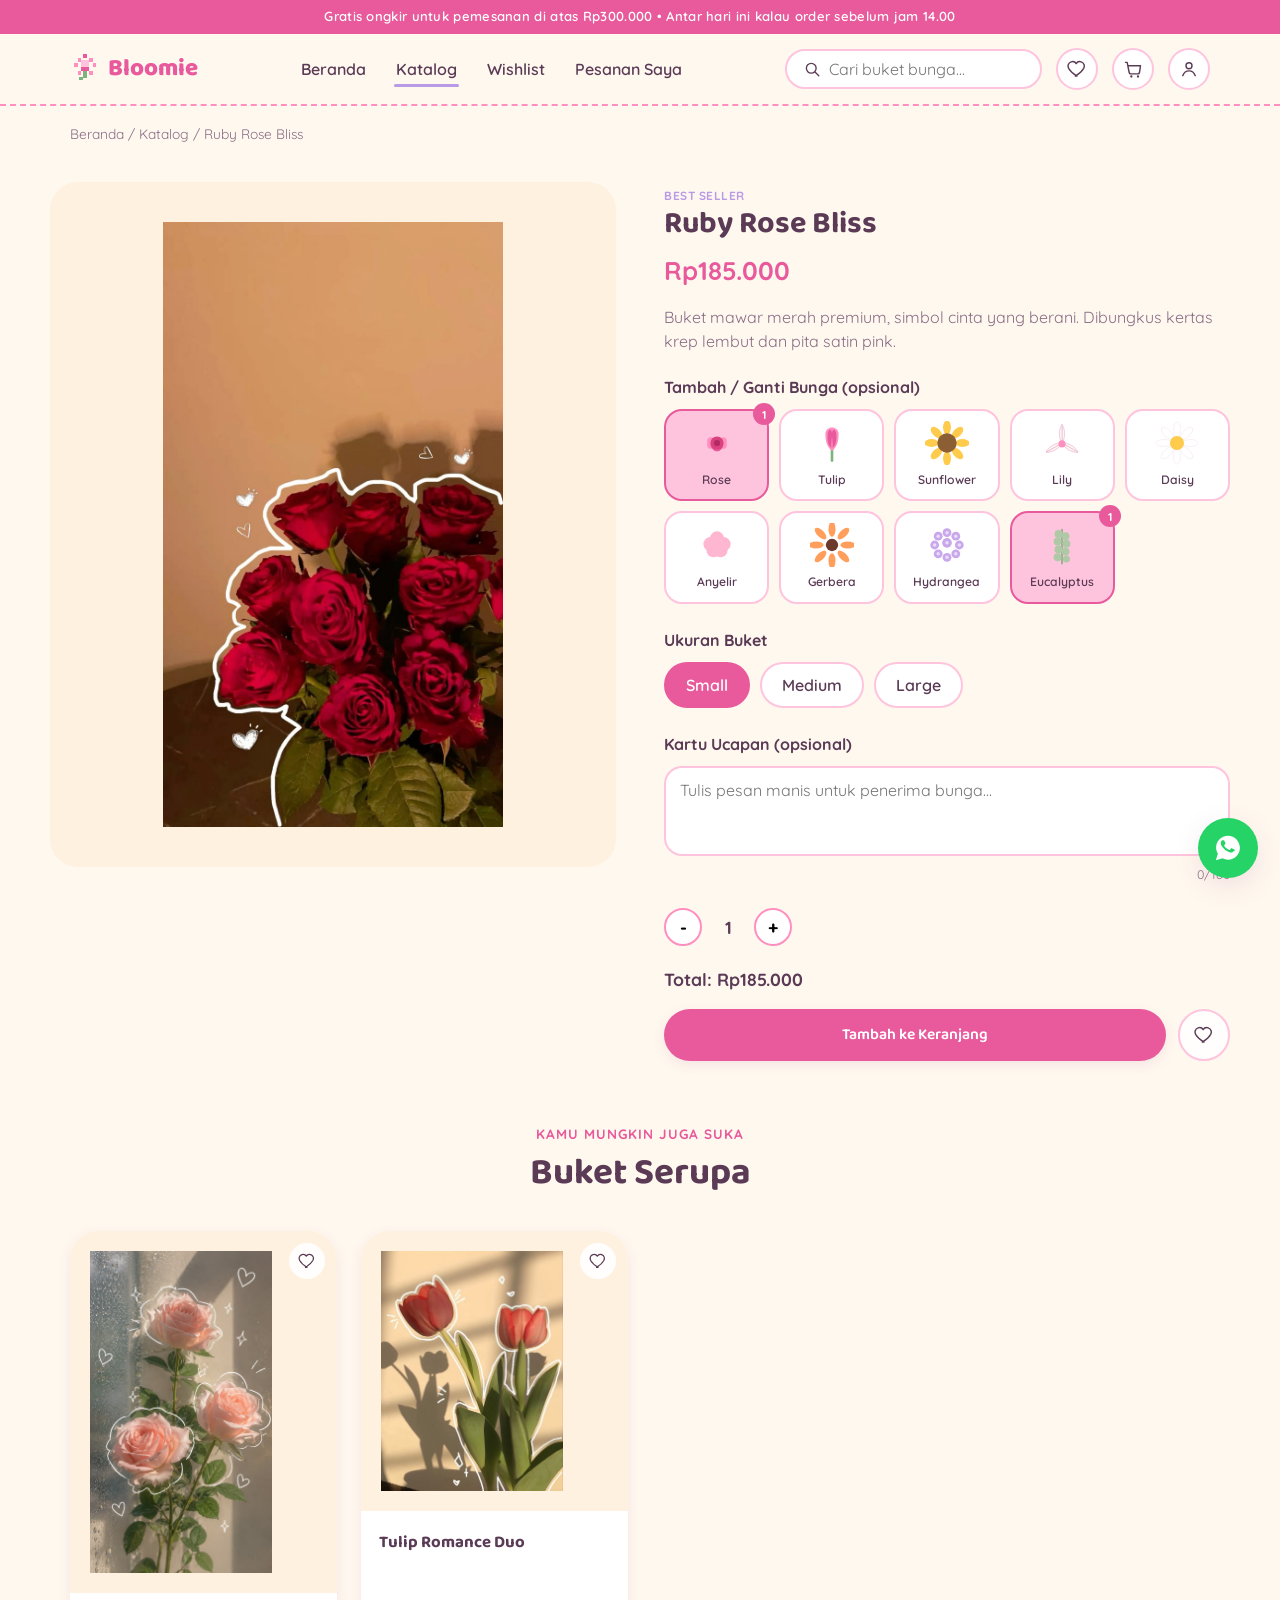
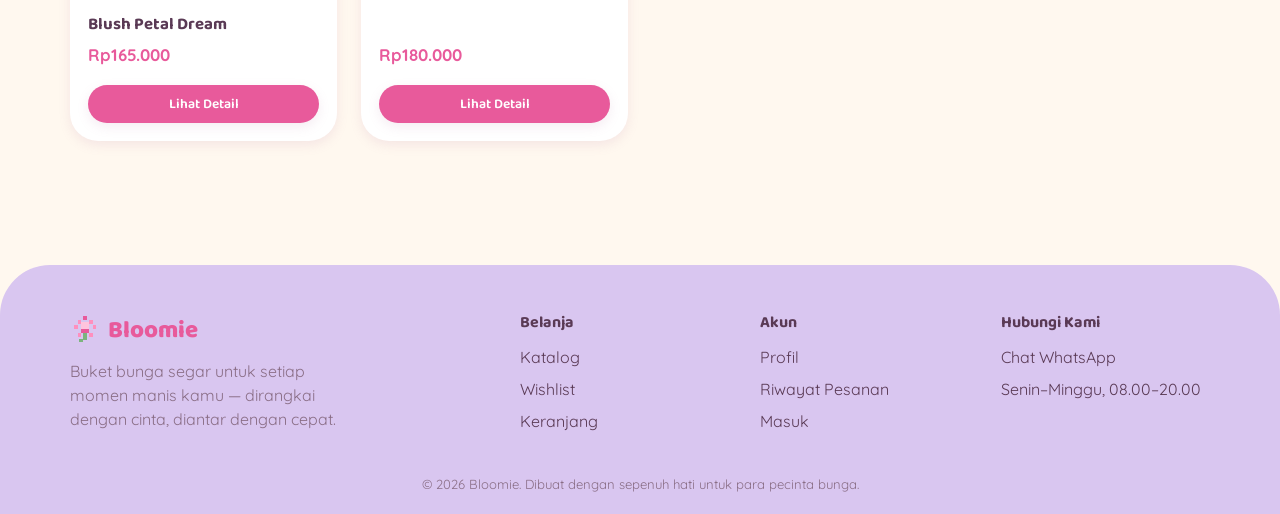
<file: product.html>
<!DOCTYPE html>
<html lang="id">
<head>
<meta charset="UTF-8">
<meta name="viewport" content="width=device-width, initial-scale=1.0">
<title>Detail Buket — Bloomie</title>
<link rel="stylesheet" href="style.css">
</head>
<body>

<div id="navbar-placeholder"></div>

<div class="container">
  <div class="breadcrumb"><a href="index.html">Beranda</a> / <a href="catalog.html">Katalog</a> / <span id="crumbName"></span></div>
</div>

<section class="container product-detail" id="productDetail"></section>

<section class="section" style="padding-top:0">
  <div class="container">
    <div class="section-head">
      <span class="eyebrow">Kamu mungkin juga suka</span>
      <h2>Buket Serupa</h2>
    </div>
    <div class="grid" id="relatedGrid"></div>
  </div>
</section>

<div id="footer-placeholder"></div>

<script src="data.js"></script>
<script src="app.js"></script>
<script>
  renderChrome('catalog');
  const params = new URLSearchParams(location.search);
  const product = getProduct(params.get('id')) || PRODUCTS[0];
  document.title = product.name + ' — Bloomie';
  document.getElementById('crumbName').textContent = product.name;

  const detailEl = document.getElementById('productDetail');
  detailEl.innerHTML = `
    <div class="product-gallery">
      <img src="${product.img}" alt="${product.name}">
    </div>
    <div class="product-info">
      ${product.badge ? `<span class="card-cat">${product.badge}</span>` : ''}
      <h1>${product.name}</h1>
      <div class="product-price" id="dynamicPrice">${formatIDR(product.price)}</div>
      <p class="product-desc">${product.desc}</p>

      <div class="option-block">
        <label>Tambah / Ganti Bunga (opsional)</label>
        <div class="flower-picker" id="flowerPicker"></div>
      </div>

      <div class="option-block">
        <label>Ukuran Buket</label>
        <div class="size-row" id="sizeRow"></div>
      </div>

      <div class="option-block">
        <label for="cardMsg">Kartu Ucapan (opsional)</label>
        <textarea id="cardMsg" class="card-note" maxlength="180" placeholder="Tulis pesan manis untuk penerima bunga..."></textarea>
        <div class="char-count"><span id="charCount">0</span>/180</div>
      </div>

      <div class="qty-stepper">
        <button type="button" id="qtyMinus">-</button>
        <span id="qtyVal">1</span>
        <button type="button" id="qtyPlus">+</button>
      </div>

      <p class="product-total">Total: <span id="totalPrice">${formatIDR(product.price)}</span></p>

      <div class="action-row">
        <button class="btn btn-primary btn-block" id="addToCartBtn">Tambah ke Keranjang</button>
        <button class="wish-btn ${isWished(product.id)?'active':''}" id="wishBtn" style="position:static; border:2px solid var(--pink); width:52px;height:52px;flex-shrink:0;" aria-label="Wishlist">
          <img src="icon-heart-outline.svg" width="20" height="20" alt="">
        </button>
      </div>
    </div>`;

  /* base flowers already included in the bouquet, pre-selected at qty 1 (informational, no extra cost for the first stem set) */
  const selections = {};
  (product.flowers || []).forEach(id => selections[id] = 1);

  const picker = document.getElementById('flowerPicker');
  function renderPicker(){
    picker.innerHTML = FLOWERS.map(f => `
      <div class="flower-option ${selections[f.id]?'selected':''}" data-id="${f.id}">
        <span class="qty-badge">${selections[f.id]||0}</span>
        <img src="${f.img}" alt="${f.name}">
        <span>${f.name}</span>
      </div>`).join('');
    picker.querySelectorAll('.flower-option').forEach(el=>{
      el.addEventListener('click', ()=>{
        const id = el.dataset.id;
        selections[id] = (selections[id]||0) + 1;
        if(selections[id] > 6) selections[id] = 0;
        if(selections[id] === 0) delete selections[id];
        renderPicker();
        updateTotal();
      });
    });
  }
  renderPicker();

  const sizeRow = document.getElementById('sizeRow');
  let selectedSize = 'small';
  sizeRow.innerHTML = SIZES.map(s => `<div class="size-pill ${s.id==='small'?'selected':''}" data-id="${s.id}">${s.label}</div>`).join('');
  sizeRow.querySelectorAll('.size-pill').forEach(el=>{
    el.addEventListener('click', ()=>{
      selectedSize = el.dataset.id;
      sizeRow.querySelectorAll('.size-pill').forEach(p=>p.classList.remove('selected'));
      el.classList.add('selected');
      updateTotal();
    });
  });

  const cardMsg = document.getElementById('cardMsg');
  const charCount = document.getElementById('charCount');
  cardMsg.addEventListener('input', ()=> charCount.textContent = cardMsg.value.length);

  let qty = 1;
  const qtyVal = document.getElementById('qtyVal');
  document.getElementById('qtyMinus').addEventListener('click', ()=>{
    qty = Math.max(1, qty-1); qtyVal.textContent = qty; updateTotal();
  });
  document.getElementById('qtyPlus').addEventListener('click', ()=>{
    qty += 1; qtyVal.textContent = qty; updateTotal();
  });

  function currentUnitPrice(){
    const size = SIZES.find(s=>s.id===selectedSize);
    // extra flowers beyond the bouquet's default included set count toward price
    const defaultSet = {};
    (product.flowers||[]).forEach(id => defaultSet[id] = 1);
    let extraCost = 0;
    Object.entries(selections).forEach(([id,q])=>{
      const extra = Math.max(0, q - (defaultSet[id]||0));
      const f = getFlower(id);
      if(f) extraCost += f.pricePerStem * extra;
    });
    return Math.round((product.price + extraCost) * size.multiplier);
  }
  function updateTotal(){
    const unit = currentUnitPrice();
    document.getElementById('dynamicPrice').textContent = formatIDR(unit);
    document.getElementById('totalPrice').textContent = formatIDR(unit * qty);
  }

  document.getElementById('addToCartBtn').addEventListener('click', ()=>{
    const flowerSelections = Object.entries(selections).map(([id,q])=>({id,qty:q}));
    addToCart({
      productId: product.id,
      sizeId: selectedSize,
      flowerSelections,
      cardMessage: cardMsg.value.trim(),
      qty
    });
  });

  document.getElementById('wishBtn').addEventListener('click', function(){
    const wished = toggleWishlist(product.id);
    this.classList.toggle('active', wished);
  });

  /* related products */
  const related = PRODUCTS.filter(p => p.category === product.category && p.id !== product.id).slice(0,4);
  document.getElementById('relatedGrid').innerHTML = related.map(p => `
    <div class="card">
      <div class="card-media">
        <a href="product.html?id=${p.id}"><img src="${p.img}" alt="${p.name}"></a>
        <button class="wish-btn ${isWished(p.id)?'active':''}" data-id="${p.id}" aria-label="Wishlist">
          <img src="icon-heart-outline.svg" width="18" height="18" alt="">
        </button>
      </div>
      <div class="card-body">
        <span class="card-cat">${p.badge||''}</span>
        <a href="product.html?id=${p.id}"><h3 class="card-title">${p.name}</h3></a>
        <span class="card-price">${formatIDR(p.price)}</span>
      </div>
      <div class="card-foot"><a href="product.html?id=${p.id}" class="btn btn-primary btn-sm btn-block">Lihat Detail</a></div>
    </div>`).join('');
  document.querySelectorAll('#relatedGrid .wish-btn').forEach(btn=>{
    btn.addEventListener('click', ()=>{
      const wished = toggleWishlist(btn.dataset.id);
      btn.classList.toggle('active', wished);
    });
  });
</script>
</body>
</html>
</file>
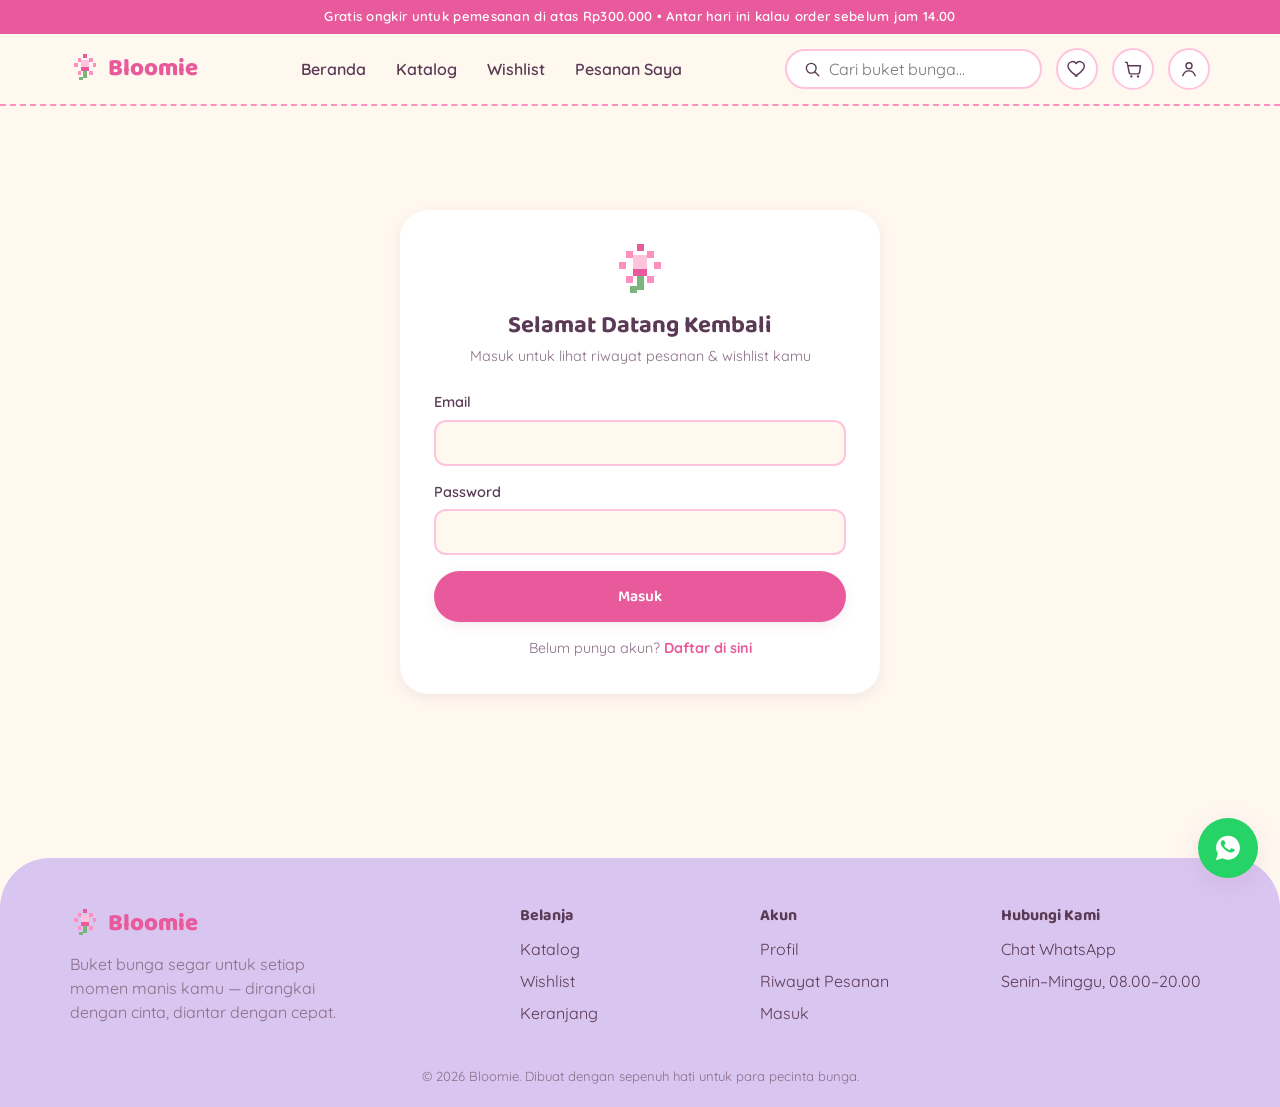
<file: profile.html>
<!DOCTYPE html>
<html lang="id">
<head>
<meta charset="UTF-8">
<meta name="viewport" content="width=device-width, initial-scale=1.0">
<title>Profil Saya — Bloomie</title>
<link rel="stylesheet" href="style.css">
</head>
<body>

<div id="navbar-placeholder"></div>

<section class="section">
  <div class="container">
    <div class="breadcrumb"><a href="index.html">Beranda</a> / Profil</div>
    <div class="profile-grid">
      <div class="profile-nav">
        <button class="active" data-tab="akun">Data Akun</button>
        <button data-tab="alamat">Alamat Pengiriman</button>
        <button id="logoutBtn" style="color:var(--pink-deep)">Keluar</button>
      </div>

      <div class="profile-panel">
        <div id="tab-akun">
          <h3 style="margin-bottom:18px">Data Akun</h3>
          <div class="field"><label>Nama Lengkap</label><input type="text" id="pfName"></div>
          <div class="field"><label>Email</label><input type="email" id="pfEmail" disabled></div>
          <div class="field"><label>No. HP</label><input type="tel" id="pfPhone"></div>
          <button class="btn btn-primary" id="saveAkunBtn">Simpan Perubahan</button>
        </div>

        <div id="tab-alamat" class="hidden">
          <h3 style="margin-bottom:18px">Alamat Pengiriman Utama</h3>
          <p style="color:var(--ink-soft);font-size:0.88rem;margin-bottom:16px">Alamat ini akan otomatis muncul saat kamu checkout.</p>
          <div class="field"><label>Nama Penerima</label><input type="text" id="adRecipient"></div>
          <div class="field"><label>No. HP Penerima</label><input type="tel" id="adPhone"></div>
          <div class="field"><label>Alamat Lengkap</label><textarea id="adFull" rows="3"></textarea></div>
          <div class="field"><label>Kota</label><input type="text" id="adCity"></div>
          <div class="field"><label>Kode Pos</label><input type="text" id="adPostal"></div>
          <div class="field"><label>Catatan untuk kurir</label><input type="text" id="adNotes"></div>
          <button class="btn btn-primary" id="saveAlamatBtn">Simpan Alamat</button>
        </div>
      </div>
    </div>
  </div>
</section>

<div id="footer-placeholder"></div>

<script src="data.js"></script>
<script src="app.js"></script>
<script>
  renderChrome('');
  if(!requireAuth()) { /* redirected */ }
  const user = getCurrentUser();

  document.getElementById('pfName').value = user.name;
  document.getElementById('pfEmail').value = user.email;
  document.getElementById('pfPhone').value = user.phone || '';

  document.getElementById('adRecipient').value = user.address.recipient || '';
  document.getElementById('adPhone').value = user.address.phone || '';
  document.getElementById('adFull').value = user.address.full || '';
  document.getElementById('adCity').value = user.address.city || '';
  document.getElementById('adPostal').value = user.address.postal || '';
  document.getElementById('adNotes').value = user.address.notes || '';

  const navBtns = document.querySelectorAll('.profile-nav button[data-tab]');
  navBtns.forEach(btn=>{
    btn.addEventListener('click', ()=>{
      navBtns.forEach(b=>b.classList.remove('active'));
      btn.classList.add('active');
      document.getElementById('tab-akun').classList.toggle('hidden', btn.dataset.tab !== 'akun');
      document.getElementById('tab-alamat').classList.toggle('hidden', btn.dataset.tab !== 'alamat');
    });
  });

  document.getElementById('saveAkunBtn').addEventListener('click', ()=>{
    updateProfile({ name: document.getElementById('pfName').value.trim(), phone: document.getElementById('pfPhone').value.trim() });
    toast('Data akun disimpan \u2713');
  });

  document.getElementById('saveAlamatBtn').addEventListener('click', ()=>{
    updateAddress({
      recipient: document.getElementById('adRecipient').value.trim(),
      phone: document.getElementById('adPhone').value.trim(),
      full: document.getElementById('adFull').value.trim(),
      city: document.getElementById('adCity').value.trim(),
      postal: document.getElementById('adPostal').value.trim(),
      notes: document.getElementById('adNotes').value.trim(),
    });
    toast('Alamat disimpan \u2713');
  });

  document.getElementById('logoutBtn').addEventListener('click', logoutUser);
</script>
</body>
</html>
</file>
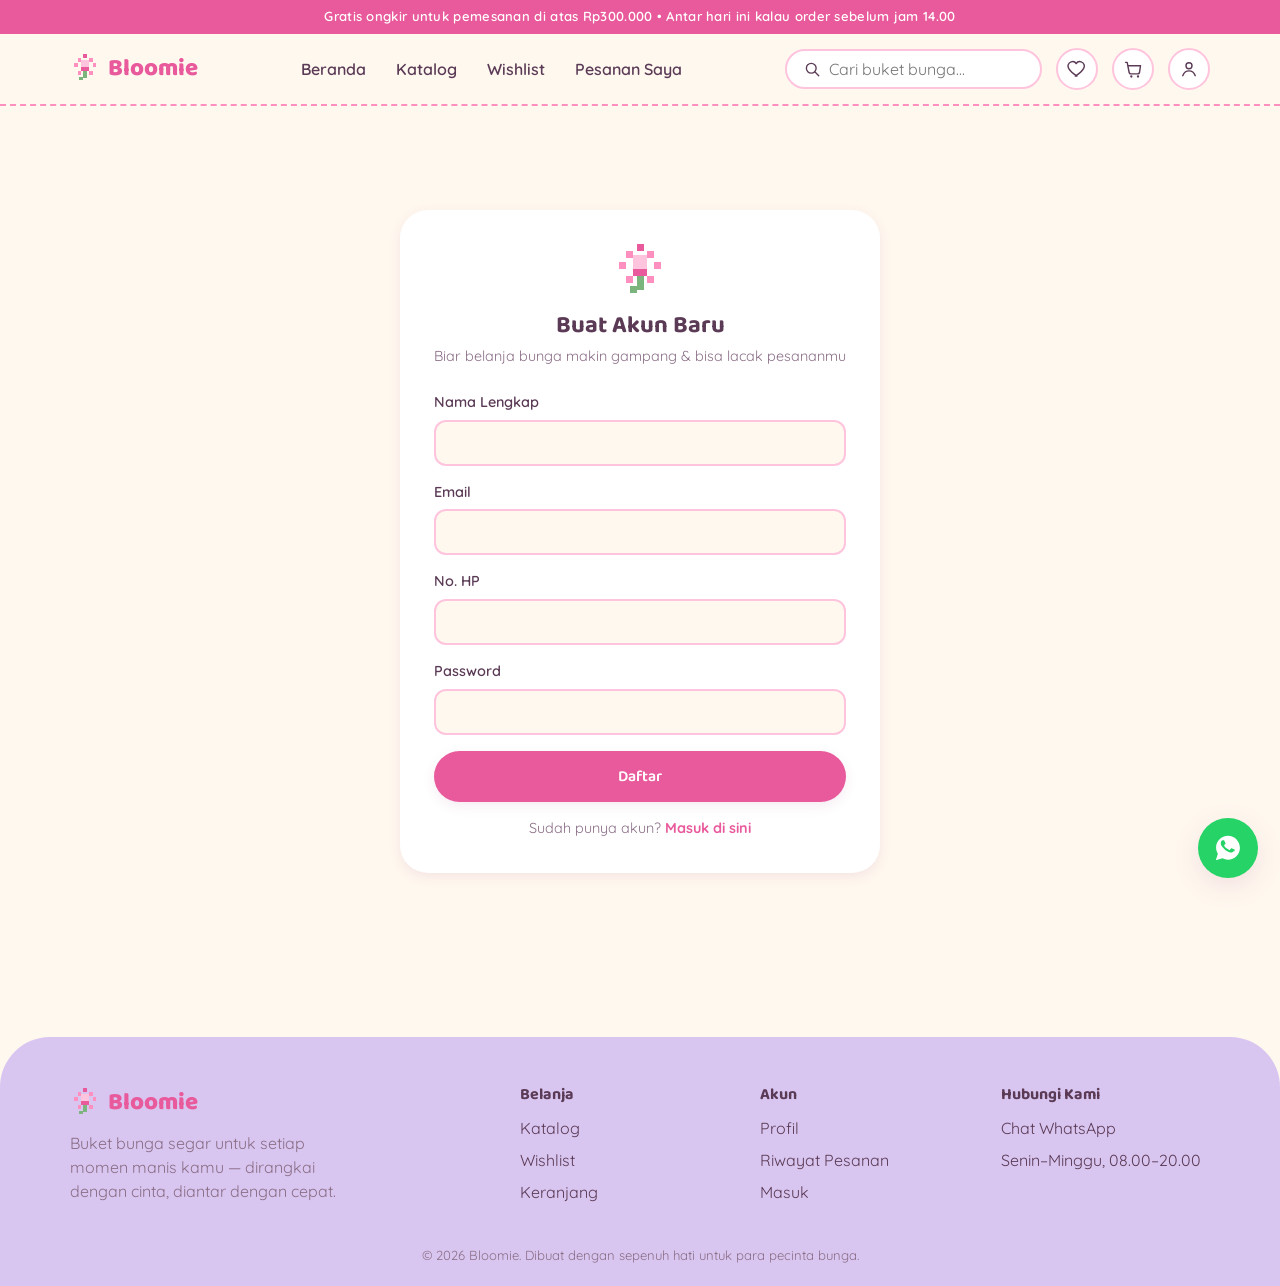
<file: register.html>
<!DOCTYPE html>
<html lang="id">
<head>
<meta charset="UTF-8">
<meta name="viewport" content="width=device-width, initial-scale=1.0">
<title>Daftar — Bloomie</title>
<link rel="stylesheet" href="style.css">
</head>
<body>

<div id="navbar-placeholder"></div>

<section class="section">
  <div class="form-card">
    <img src="icon-pixel-flower.svg" alt="" style="width:56px;margin:0 auto 12px">
    <h2>Buat Akun Baru</h2>
    <p class="sub">Biar belanja bunga makin gampang & bisa lacak pesananmu</p>
    <div class="form-error" id="formError"></div>
    <form id="registerForm">
      <div class="field"><label>Nama Lengkap</label><input type="text" id="regName" required></div>
      <div class="field"><label>Email</label><input type="email" id="regEmail" required></div>
      <div class="field"><label>No. HP</label><input type="tel" id="regPhone" required></div>
      <div class="field"><label>Password</label><input type="password" id="regPassword" required minlength="6"></div>
      <button type="submit" class="btn btn-primary btn-block">Daftar</button>
    </form>
    <p class="form-foot">Sudah punya akun? <a href="login.html">Masuk di sini</a></p>
  </div>
</section>

<div id="footer-placeholder"></div>

<script src="data.js"></script>
<script src="app.js"></script>
<script>
  renderChrome('');
  document.getElementById('registerForm').addEventListener('submit', e=>{
    e.preventDefault();
    const name = document.getElementById('regName').value.trim();
    const email = document.getElementById('regEmail').value.trim().toLowerCase();
    const phone = document.getElementById('regPhone').value.trim();
    const password = document.getElementById('regPassword').value;
    const errEl = document.getElementById('formError');
    if(password.length < 6){
      errEl.textContent = 'Password minimal 6 karakter ya.';
      errEl.style.display = 'block';
      return;
    }
    const res = registerUser({ name, email, password, phone });
    if(!res.ok){
      errEl.textContent = res.msg;
      errEl.style.display = 'block';
      return;
    }
    toast('Akun berhasil dibuat \u2713');
    location.href = 'profile.html';
  });
</script>
</body>
</html>
</file>
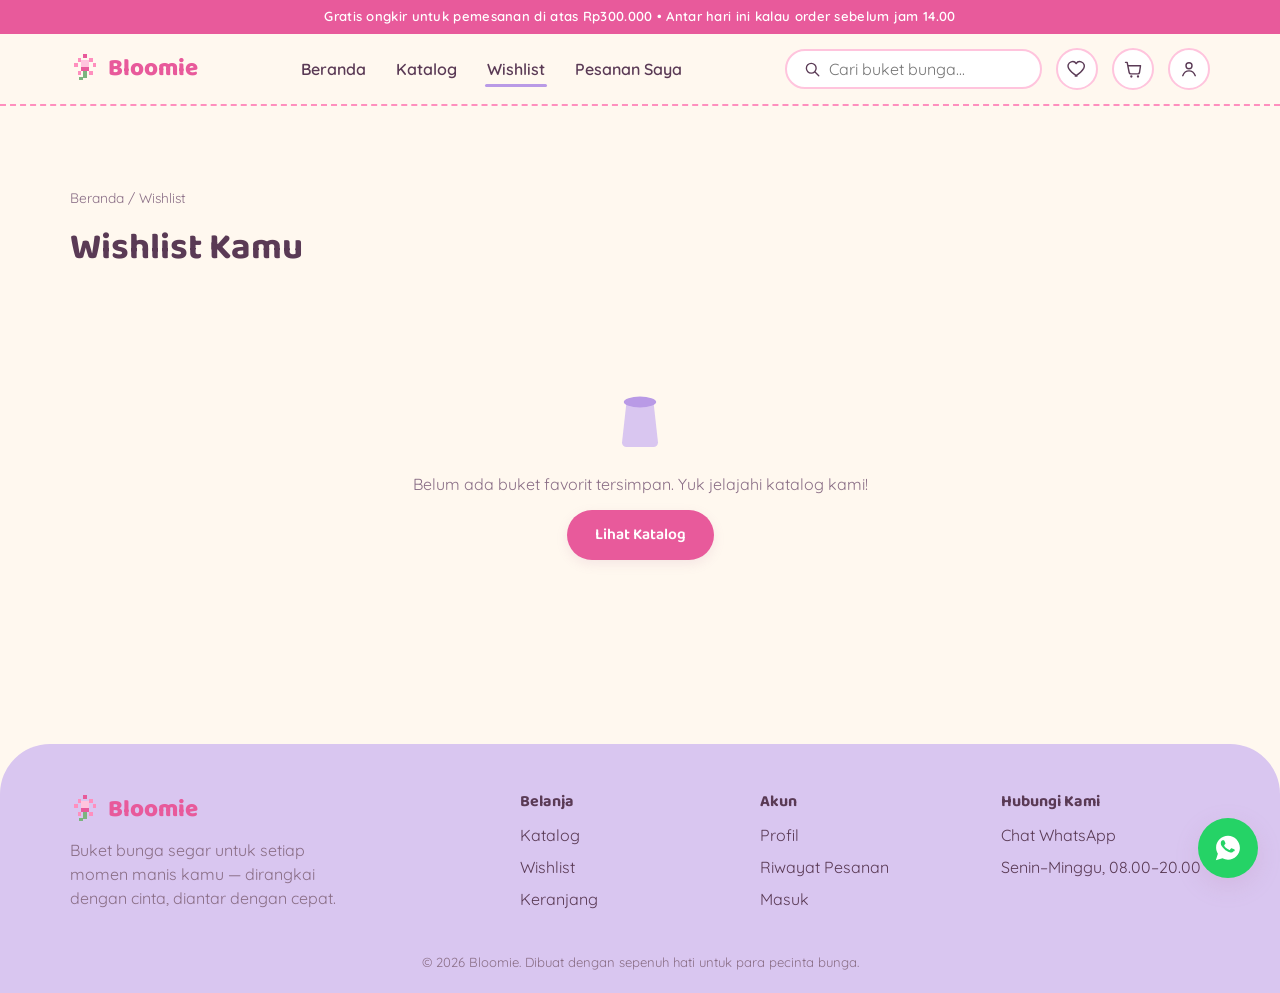
<file: wishlist.html>
<!DOCTYPE html>
<html lang="id">
<head>
<meta charset="UTF-8">
<meta name="viewport" content="width=device-width, initial-scale=1.0">
<title>Wishlist — Bloomie</title>
<link rel="stylesheet" href="style.css">
</head>
<body>

<div id="navbar-placeholder"></div>

<section class="section">
  <div class="container">
    <div class="breadcrumb"><a href="index.html">Beranda</a> / Wishlist</div>
    <div class="section-head" style="text-align:left"><h2>Wishlist Kamu</h2></div>
    <div class="grid" id="wishGrid"></div>
    <div class="empty-state hidden" id="wishEmpty">
      <img src="icon-empty-vase.svg" alt="">
      <p>Belum ada buket favorit tersimpan. Yuk jelajahi katalog kami!</p>
      <a href="catalog.html" class="btn btn-primary" style="margin-top:14px">Lihat Katalog</a>
    </div>
  </div>
</section>

<div id="footer-placeholder"></div>

<script src="data.js"></script>
<script src="app.js"></script>
<script>
  renderChrome('wishlist');

  function render(){
    const ids = getWishlist();
    const grid = document.getElementById('wishGrid');
    const empty = document.getElementById('wishEmpty');
    if(ids.length === 0){
      grid.classList.add('hidden');
      empty.classList.remove('hidden');
      return;
    }
    grid.classList.remove('hidden');
    empty.classList.add('hidden');
    const items = ids.map(getProduct).filter(Boolean);
    grid.innerHTML = items.map(p => `
      <div class="card">
        <div class="card-media">
          <a href="product.html?id=${p.id}"><img src="${p.img}" alt="${p.name}"></a>
          <button class="wish-btn active" data-id="${p.id}" aria-label="Hapus dari wishlist">
            <img src="icon-heart-outline.svg" width="18" height="18" alt="">
          </button>
        </div>
        <div class="card-body">
          <span class="card-cat">${p.badge||''}</span>
          <a href="product.html?id=${p.id}"><h3 class="card-title">${p.name}</h3></a>
          <span class="card-price">${formatIDR(p.price)}</span>
        </div>
        <div class="card-foot"><a href="product.html?id=${p.id}" class="btn btn-primary btn-sm btn-block">Lihat Detail</a></div>
      </div>`).join('');

    grid.querySelectorAll('.wish-btn').forEach(btn=>{
      btn.addEventListener('click', ()=>{
        toggleWishlist(btn.dataset.id);
        render();
      });
    });
  }
  render();
</script>
</body>
</html>
</file>
<file: style.css>
/* =========================================================
   BLOOMIE — Flower Bouquet Shop
   Design tokens: pink / cream / lilac, cute rounded type,
   pixel-flower motif as the signature decorative element.
   ========================================================= */

@import url('https://fonts.googleapis.com/css2?family=Baloo+2:wght@500;600;700;800&family=Quicksand:wght@400;500;600;700&display=swap');

:root{
  --pink:        #FFC4DD;
  --pink-dark:   #FF8FBE;
  --pink-deep:   #E85A9B;
  --cream:       #FFF8EF;
  --cream-soft:  #FFF1DF;
  --lilac:       #D9C6F0;
  --lilac-dark:  #B99AE6;
  --ink:         #5A3A55;
  --ink-soft:    #8A6E86;
  --white:       #FFFFFF;
  --shadow:      0 8px 24px rgba(184, 120, 160, 0.18);
  --shadow-sm:   0 4px 12px rgba(184, 120, 160, 0.14);
  --radius-lg:   28px;
  --radius-md:   18px;
  --radius-sm:   12px;
  --radius-pill: 999px;
  --font-display:'Baloo 2', system-ui, sans-serif;
  --font-body:   'Quicksand', system-ui, sans-serif;
}

*{ box-sizing:border-box; margin:0; padding:0; }
html{ scroll-behavior:smooth; }
body{
  font-family:var(--font-body);
  background:var(--cream);
  color:var(--ink);
  line-height:1.5;
  overflow-x:hidden;
}
img{ max-width:100%; display:block; }
a{ text-decoration:none; color:inherit; }
ul{ list-style:none; }
button, input, select, textarea{ font-family:inherit; font-size:1rem; }
h1,h2,h3,h4{ font-family:var(--font-display); color:var(--ink); line-height:1.2; }

:focus-visible{
  outline:3px solid var(--pink-deep);
  outline-offset:2px;
}

@media (prefers-reduced-motion: reduce){
  *{ animation-duration:0.01ms !important; animation-iteration-count:1 !important; transition-duration:0.01ms !important; }
}

.container{ max-width:1180px; margin:0 auto; padding:0 20px; }

/* ---------- Buttons ---------- */
.btn{
  display:inline-flex; align-items:center; justify-content:center; gap:8px;
  padding:13px 28px;
  border:none; border-radius:var(--radius-pill);
  font-family:var(--font-display); font-weight:600; font-size:0.98rem;
  cursor:pointer;
  transition:transform .18s cubic-bezier(.34,1.56,.64,1), box-shadow .18s ease, background .18s ease;
  box-shadow:var(--shadow-sm);
}
.btn:hover{ transform:translateY(-2px) rotate(-1deg) scale(1.03); }
.btn:active{ transform:translateY(0) scale(0.97); }
.btn-primary{ background:var(--pink-deep); color:var(--white); }
.btn-primary:hover{ background:#d94a8c; }
.btn-secondary{ background:var(--lilac); color:var(--ink); }
.btn-secondary:hover{ background:var(--lilac-dark); color:var(--white); }
.btn-outline{ background:var(--white); color:var(--pink-deep); border:2px solid var(--pink-dark); box-shadow:none; }
.btn-outline:hover{ background:var(--pink); }
.btn-ghost{ background:transparent; color:var(--ink); box-shadow:none; padding:10px 16px; }
.btn-block{ width:100%; }
.btn-sm{ padding:9px 18px; font-size:0.86rem; }

/* ---------- Top announcement bar ---------- */
.announce{
  background:var(--pink-deep); color:var(--white);
  text-align:center; font-size:0.82rem; font-weight:600;
  padding:7px 12px; letter-spacing:.3px;
}

/* ---------- Navbar ---------- */
.navbar{
  position:sticky; top:0; z-index:100;
  background:rgba(255,248,239,0.92); backdrop-filter:blur(8px);
  border-bottom:2px dashed var(--pink-dark);
}
.nav-inner{
  display:flex; align-items:center; justify-content:space-between;
  padding:14px 20px; gap:16px;
}
.logo{
  display:flex; align-items:center; gap:8px;
  font-family:var(--font-display); font-weight:800; font-size:1.5rem; color:var(--pink-deep);
}
.logo .logo-pixel{ width:30px; height:30px; }
.nav-links{ display:flex; gap:26px; align-items:center; }
.nav-links a{
  font-weight:600; color:var(--ink); position:relative; padding:6px 2px;
}
.nav-links a::after{
  content:''; position:absolute; left:0; bottom:-2px; width:0; height:3px;
  background:var(--lilac-dark); border-radius:2px; transition:width .2s ease;
}
.nav-links a:hover::after, .nav-links a.active::after{ width:100%; }
.nav-actions{ display:flex; align-items:center; gap:14px; }
.icon-btn{
  position:relative; width:42px; height:42px; border-radius:50%;
  background:var(--white); border:2px solid var(--pink); display:flex;
  align-items:center; justify-content:center; cursor:pointer;
  transition:transform .18s ease, background .18s ease;
}
.icon-btn:hover{ transform:scale(1.1) rotate(-6deg); background:var(--pink); }
.icon-btn svg{ width:20px; height:20px; }
.badge{
  position:absolute; top:-6px; right:-6px; background:var(--pink-deep); color:#fff;
  font-size:0.65rem; font-weight:700; min-width:18px; height:18px; border-radius:50%;
  display:flex; align-items:center; justify-content:center; padding:0 4px;
}
.search-box{
  display:flex; align-items:center; gap:8px; background:var(--white);
  border:2px solid var(--pink); border-radius:var(--radius-pill); padding:8px 16px;
  min-width:220px;
}
.search-box input{ border:none; outline:none; background:transparent; flex:1; color:var(--ink); }
.hamburger{ display:none; background:none; border:none; cursor:pointer; }

@media(max-width:900px){
  .nav-links{
    position:fixed; inset:64px 0 auto 0; background:var(--cream); flex-direction:column;
    padding:20px; gap:18px; box-shadow:var(--shadow); transform:translateY(-120%);
    transition:transform .25s ease; border-bottom:3px dashed var(--pink-dark);
  }
  .nav-links.open{ transform:translateY(0); }
  .hamburger{ display:block; }
  .search-box{ display:none; }
}

/* ---------- Pixel flower motif ---------- */
.pixel-strip{
  display:flex; align-items:flex-end; justify-content:center; gap:18px;
  padding:10px 0; overflow:hidden; flex-wrap:wrap;
}
.pixel-flower{ width:34px; height:34px; animation:bloom-bounce 2.6s ease-in-out infinite; }
.pixel-flower:nth-child(2n){ animation-delay:.3s; }
.pixel-flower:nth-child(3n){ animation-delay:.6s; }
.pixel-flower:nth-child(4n){ animation-delay:.9s; }
@keyframes bloom-bounce{
  0%,100%{ transform:translateY(0) rotate(0deg); }
  50%{ transform:translateY(-8px) rotate(-6deg); }
}

.petal-fall{ position:fixed; inset:0; pointer-events:none; z-index:5; overflow:hidden; }
.petal{
  position:absolute; top:-30px; width:14px; height:14px; opacity:.85;
  animation:fall linear infinite;
}
@keyframes fall{
  0%{ transform:translateY(0) translateX(0) rotate(0deg); }
  100%{ transform:translateY(110vh) translateX(var(--drift,30px)) rotate(360deg); }
}

/* ---------- Hero ---------- */
.hero{
  position:relative; padding:60px 20px 40px; text-align:center;
  background:
    radial-gradient(circle at 15% 20%, var(--pink) 0%, transparent 40%),
    radial-gradient(circle at 85% 30%, var(--lilac) 0%, transparent 40%),
    var(--cream-soft);
  overflow:hidden;
}
.hero-eyebrow{
  display:inline-block; background:var(--white); color:var(--pink-deep);
  font-weight:700; font-size:0.82rem; padding:6px 18px; border-radius:var(--radius-pill);
  border:2px dashed var(--pink-dark); margin-bottom:18px;
}
.hero h1{
  font-size:clamp(2rem, 5vw, 3.4rem); font-weight:800; max-width:820px; margin:0 auto 16px;
}
.hero h1 span{ color:var(--pink-deep); position:relative; }
.hero p.lead{ max-width:560px; margin:0 auto 26px; color:var(--ink-soft); font-size:1.08rem; }
.hero-ctas{ display:flex; gap:14px; justify-content:center; flex-wrap:wrap; margin-bottom:30px; }

.hero-flowers{
  display:flex; justify-content:center; gap:22px; flex-wrap:wrap; margin-top:20px;
}
.hero-flowers img{ width:64px; height:64px; animation:float-y 3.4s ease-in-out infinite; filter:drop-shadow(var(--shadow-sm)); }
.hero-flowers img:nth-child(2n){ animation-delay:.4s; }
.hero-flowers img:nth-child(3n){ animation-delay:.8s; }
@keyframes float-y{ 0%,100%{transform:translateY(0);} 50%{transform:translateY(-14px);} }

/* ---------- Section heading ---------- */
.section{ padding:64px 0; }
.section-head{ text-align:center; margin-bottom:36px; }
.section-head .eyebrow{
  color:var(--pink-deep); font-weight:700; font-size:0.85rem; letter-spacing:1px; text-transform:uppercase;
}
.section-head h2{ font-size:clamp(1.6rem,3vw,2.3rem); margin-top:6px; }
.section-head p{ color:var(--ink-soft); margin-top:8px; }

/* ---------- Category chips ---------- */
.chip-row{ display:flex; gap:12px; flex-wrap:wrap; justify-content:center; margin-bottom:34px; }
.chip{
  display:flex; align-items:center; gap:8px; background:var(--white); border:2px solid var(--pink);
  border-radius:var(--radius-pill); padding:9px 18px; font-weight:600; cursor:pointer;
  transition:all .18s ease;
}
.chip img{ width:22px; height:22px; }
.chip:hover, .chip.active{ background:var(--pink-deep); color:var(--white); border-color:var(--pink-deep); transform:translateY(-2px); }

/* ---------- Product grid & card ---------- */
.grid{
  display:grid; grid-template-columns:repeat(auto-fill, minmax(240px,1fr)); gap:24px;
}
.card{
  background:var(--white); border-radius:var(--radius-lg); overflow:hidden;
  box-shadow:var(--shadow-sm); transition:transform .2s ease, box-shadow .2s ease;
  display:flex; flex-direction:column; position:relative;
}
.card:hover{ transform:translateY(-6px) rotate(-.6deg); box-shadow:var(--shadow); }
.card-media{
  aspect-ratio:1/1; background:var(--cream-soft); display:flex; align-items:center; justify-content:center;
  padding:20px; position:relative;
}
.card-media img{ width:80%; transition:transform .3s ease; }
.card:hover .card-media img{ transform:scale(1.08) rotate(2deg); }
.wish-btn{
  position:absolute; top:12px; right:12px; width:36px; height:36px; border-radius:50%;
  background:rgba(255,255,255,.9); border:none; display:flex; align-items:center; justify-content:center;
  cursor:pointer; transition:transform .15s ease;
}
.wish-btn:hover{ transform:scale(1.15); }
.wish-btn svg{ width:18px; height:18px; }
.wish-btn.active svg path{ fill:var(--pink-deep); stroke:var(--pink-deep); }
.card-body{ padding:16px 18px 18px; display:flex; flex-direction:column; gap:6px; flex:1; }
.card-cat{ font-size:0.74rem; color:var(--lilac-dark); font-weight:700; text-transform:uppercase; letter-spacing:.5px; }
.card-title{ font-family:var(--font-display); font-weight:700; font-size:1.05rem; }
.card-price{ color:var(--pink-deep); font-weight:700; margin-top:auto; font-size:1.05rem; }
.card-foot{ display:flex; gap:8px; padding:0 18px 18px; }

.empty-state{
  text-align:center; padding:60px 20px; color:var(--ink-soft);
}
.empty-state img{ width:90px; margin:0 auto 16px; }

/* ---------- Footer ---------- */
.footer{
  background:var(--lilac); color:var(--ink); padding:48px 0 20px; margin-top:60px;
  border-top-left-radius:50px; border-top-right-radius:50px;
}
.footer-grid{ display:grid; grid-template-columns:2fr 1fr 1fr 1fr; gap:32px; }
.footer h4{ margin-bottom:12px; font-size:1rem; }
.footer ul li{ margin-bottom:8px; }
.footer ul a:hover{ text-decoration:underline; }
.footer-bottom{ text-align:center; margin-top:34px; font-size:0.82rem; color:var(--ink-soft); }
@media(max-width:760px){ .footer-grid{ grid-template-columns:1fr 1fr; } }

/* ---------- WhatsApp float ---------- */
.wa-float{
  position:fixed; bottom:22px; right:22px; z-index:200;
  width:60px; height:60px; border-radius:50%; background:#25D366; color:#fff;
  display:flex; align-items:center; justify-content:center; box-shadow:var(--shadow);
  animation:wa-pulse 2.4s ease-in-out infinite; cursor:pointer;
}
.wa-float svg{ width:30px; height:30px; }
@keyframes wa-pulse{
  0%,100%{ box-shadow:0 0 0 0 rgba(37,211,102,.5), var(--shadow); }
  50%{ box-shadow:0 0 0 12px rgba(37,211,102,0), var(--shadow); }
}

/* ---------- Breadcrumb ---------- */
.breadcrumb{ font-size:0.86rem; color:var(--ink-soft); margin:18px 0; }
.breadcrumb a:hover{ text-decoration:underline; }

/* ---------- Product detail ---------- */
.product-detail{ display:grid; grid-template-columns:1fr 1fr; gap:48px; padding:20px 0 60px; align-items:flex-start; }
.product-gallery{
  background:var(--cream-soft); border-radius:var(--radius-lg); padding:40px;
  display:flex; align-items:center; justify-content:center; position:sticky; top:100px;
}
.product-gallery img{ width:70%; animation:float-y 4s ease-in-out infinite; }
.product-info h1{ font-size:1.9rem; margin-bottom:8px; }
.product-price{ font-size:1.6rem; color:var(--pink-deep); font-weight:800; margin-bottom:16px; }
.product-desc{ color:var(--ink-soft); margin-bottom:22px; }

.option-block{ margin-bottom:24px; }
.option-block > label{ font-weight:700; display:block; margin-bottom:10px; }
.flower-picker{ display:grid; grid-template-columns:repeat(auto-fill,minmax(90px,1fr)); gap:10px; }
.flower-option{
  border:2px solid var(--pink); border-radius:var(--radius-md); padding:10px; text-align:center;
  cursor:pointer; background:var(--white); transition:all .15s ease; position:relative;
}
.flower-option img{ width:44px; height:44px; margin:0 auto 6px; }
.flower-option span{ font-size:0.76rem; font-weight:600; display:block; }
.flower-option .qty-badge{
  position:absolute; top:-8px; right:-8px; background:var(--pink-deep); color:#fff;
  width:22px; height:22px; border-radius:50%; font-size:0.72rem; font-weight:700;
  display:none; align-items:center; justify-content:center;
}
.flower-option.selected{ border-color:var(--pink-deep); background:var(--pink); }
.flower-option.selected .qty-badge{ display:flex; }
.qty-row{ display:flex; align-items:center; justify-content:center; gap:6px; margin-top:6px; }
.qty-row button{
  width:22px; height:22px; border-radius:50%; border:none; background:var(--pink-deep); color:#fff;
  font-weight:700; cursor:pointer; line-height:1;
}

.size-row{ display:flex; gap:10px; flex-wrap:wrap; }
.size-pill{
  border:2px solid var(--pink); border-radius:var(--radius-pill); padding:9px 20px; cursor:pointer;
  font-weight:600; background:var(--white); transition:all .15s ease;
}
.size-pill.selected{ background:var(--pink-deep); color:#fff; border-color:var(--pink-deep); }

textarea.card-note{
  width:100%; border:2px solid var(--pink); border-radius:var(--radius-md); padding:12px 14px;
  resize:vertical; min-height:90px; outline:none; background:var(--white);
}
textarea.card-note:focus{ border-color:var(--pink-deep); }
.char-count{ font-size:0.78rem; color:var(--ink-soft); text-align:right; margin-top:4px; }

.qty-stepper{ display:flex; align-items:center; gap:14px; margin-bottom:20px; }
.qty-stepper button{
  width:38px; height:38px; border-radius:50%; border:2px solid var(--pink-dark); background:var(--white);
  font-size:1.1rem; font-weight:700; cursor:pointer;
}
.qty-stepper span{ font-weight:700; font-size:1.1rem; min-width:24px; text-align:center; }
.product-total{ font-weight:700; font-size:1.1rem; margin:16px 0; }
.action-row{ display:flex; gap:12px; }

@media(max-width:860px){
  .product-detail{ grid-template-columns:1fr; }
  .product-gallery{ position:static; }
}

/* ---------- Cart ---------- */
.cart-layout{ display:grid; grid-template-columns:2fr 1fr; gap:32px; padding:30px 0 70px; align-items:flex-start; }
.cart-item{
  display:flex; gap:16px; background:var(--white); border-radius:var(--radius-md);
  padding:16px; box-shadow:var(--shadow-sm); margin-bottom:16px; position:relative;
}
.cart-item img{ width:80px; height:80px; background:var(--cream-soft); border-radius:var(--radius-sm); padding:8px; }
.cart-item-info{ flex:1; }
.cart-item-info .name{ font-weight:700; font-family:var(--font-display); }
.cart-item-info .meta{ font-size:0.82rem; color:var(--ink-soft); margin:4px 0; }
.cart-item-remove{
  position:absolute; top:10px; right:10px; background:none; border:none; cursor:pointer;
  color:var(--ink-soft); font-size:1.1rem;
}
.cart-item-remove:hover{ color:var(--pink-deep); }
.summary-box{
  background:var(--white); border-radius:var(--radius-lg); padding:24px; box-shadow:var(--shadow-sm);
  position:sticky; top:100px;
}
.summary-row{ display:flex; justify-content:space-between; margin-bottom:10px; color:var(--ink-soft); }
.summary-row.total{ color:var(--ink); font-weight:700; font-size:1.15rem; border-top:2px dashed var(--pink); padding-top:12px; margin-top:12px; }

/* ---------- Forms ---------- */
.form-card{
  background:var(--white); border-radius:var(--radius-lg); padding:34px; box-shadow:var(--shadow-sm);
  max-width:480px; margin:40px auto;
}
.form-card h2{ text-align:center; margin-bottom:6px; }
.form-card p.sub{ text-align:center; color:var(--ink-soft); margin-bottom:24px; font-size:0.9rem; }
.field{ margin-bottom:16px; }
.field label{ display:block; font-weight:600; margin-bottom:6px; font-size:0.9rem; }
.field input, .field select, .field textarea{
  width:100%; border:2px solid var(--pink); border-radius:var(--radius-sm); padding:11px 14px;
  outline:none; background:var(--cream); transition:border-color .15s ease;
}
.field input:focus, .field select:focus, .field textarea:focus{ border-color:var(--pink-deep); background:var(--white); }
.form-foot{ text-align:center; margin-top:16px; font-size:0.9rem; color:var(--ink-soft); }
.form-foot a{ color:var(--pink-deep); font-weight:700; }
.form-error{ background:#FFE3EC; color:#B23A63; padding:10px 14px; border-radius:var(--radius-sm); font-size:0.86rem; margin-bottom:14px; display:none; }

/* ---------- Payment method cards ---------- */
.pay-methods{ display:flex; flex-direction:column; gap:12px; }
.pay-method{
  border:2px solid var(--pink); border-radius:var(--radius-md); padding:14px 16px; cursor:pointer;
  display:flex; align-items:center; gap:14px; transition:all .15s ease; background:var(--white);
}
.pay-method.selected{ border-color:var(--pink-deep); background:var(--pink); }
.pay-method .pm-icon{
  width:44px; height:44px; border-radius:10px; background:var(--cream-soft); display:flex;
  align-items:center; justify-content:center; font-weight:800; font-family:var(--font-display); color:var(--pink-deep);
  flex-shrink:0;
}
.pay-method .pm-name{ font-weight:700; }
.pay-method .pm-desc{ font-size:0.8rem; color:var(--ink-soft); }
.va-box{
  background:var(--cream-soft); border:2px dashed var(--pink-dark); border-radius:var(--radius-md);
  padding:18px; text-align:center; margin-top:16px;
}
.va-code{ font-family:var(--font-display); font-size:1.5rem; font-weight:800; color:var(--pink-deep); letter-spacing:2px; margin:8px 0; }
.copy-btn{ font-size:0.8rem; }

/* ---------- Order history ---------- */
.order-card{
  background:var(--white); border-radius:var(--radius-md); padding:18px 20px; box-shadow:var(--shadow-sm);
  margin-bottom:16px;
}
.order-head{ display:flex; justify-content:space-between; align-items:center; flex-wrap:wrap; gap:8px; margin-bottom:10px; }
.order-status{
  font-size:0.76rem; font-weight:700; padding:5px 12px; border-radius:var(--radius-pill);
  background:var(--lilac); color:var(--ink);
}
.order-status.paid{ background:#CDEFDB; color:#2E7D50; }
.order-status.pending{ background:#FFE7C2; color:#A6650A; }
.order-items-mini{ display:flex; gap:8px; flex-wrap:wrap; margin-bottom:10px; }
.order-items-mini img{ width:44px; height:44px; background:var(--cream-soft); border-radius:8px; padding:4px; }

/* ---------- Profile ---------- */
.profile-grid{ display:grid; grid-template-columns:220px 1fr; gap:28px; padding:30px 0 60px; }
.profile-nav{ display:flex; flex-direction:column; gap:8px; }
.profile-nav button{
  text-align:left; padding:12px 16px; border-radius:var(--radius-md); border:none; background:var(--white);
  cursor:pointer; font-weight:600; box-shadow:var(--shadow-sm);
}
.profile-nav button.active{ background:var(--pink-deep); color:#fff; }
.profile-panel{ background:var(--white); border-radius:var(--radius-lg); padding:28px; box-shadow:var(--shadow-sm); }
@media(max-width:760px){ .profile-grid{ grid-template-columns:1fr; } }

/* ---------- Toast ---------- */
.toast{
  position:fixed; bottom:26px; left:50%; transform:translateX(-50%) translateY(20px);
  background:var(--ink); color:#fff; padding:12px 22px; border-radius:var(--radius-pill);
  font-weight:600; box-shadow:var(--shadow); z-index:400; opacity:0; pointer-events:none;
  transition:all .25s ease;
}
.toast.show{ opacity:1; transform:translateX(-50%) translateY(0); }

/* ---------- Utility ---------- */
.mt-0{margin-top:0;} .center{text-align:center;}
.flex{ display:flex; } .gap-8{gap:8px;} .gap-12{gap:12px;}
.hidden{ display:none !important; }
</file>
